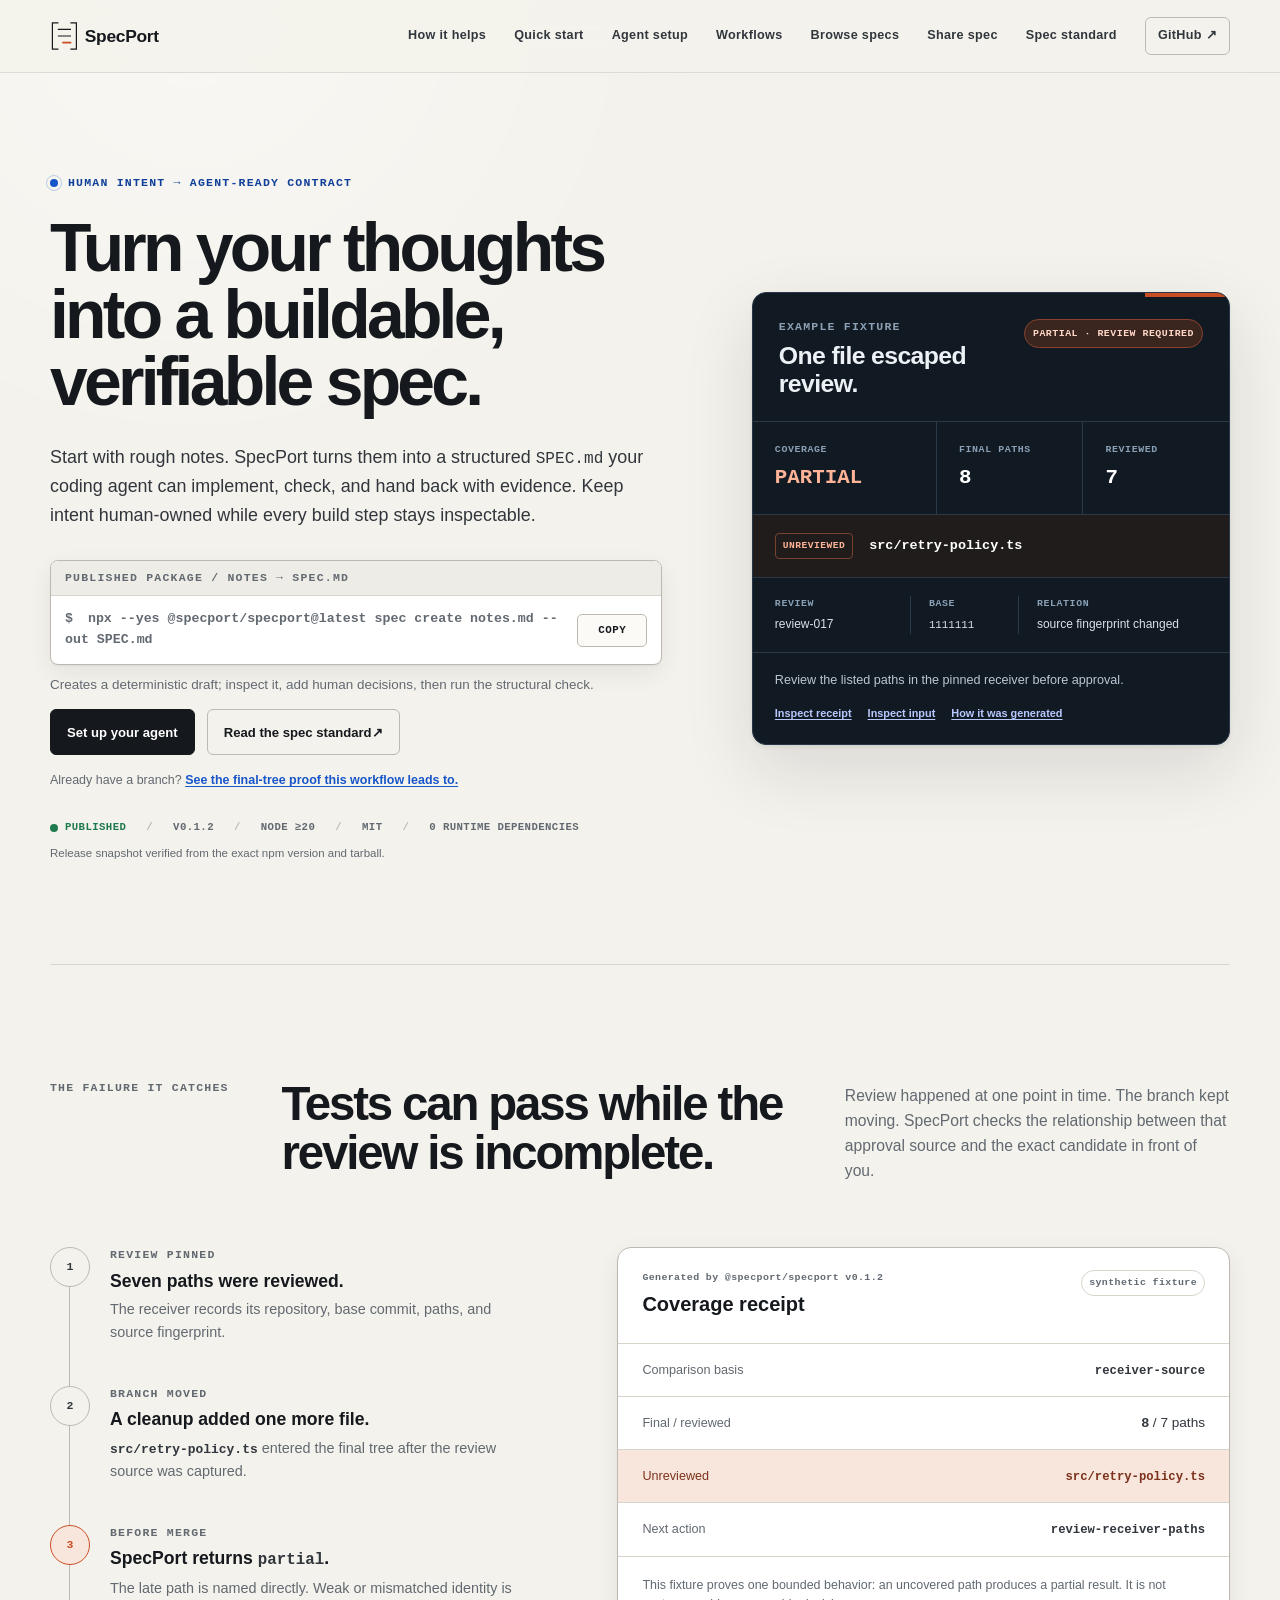
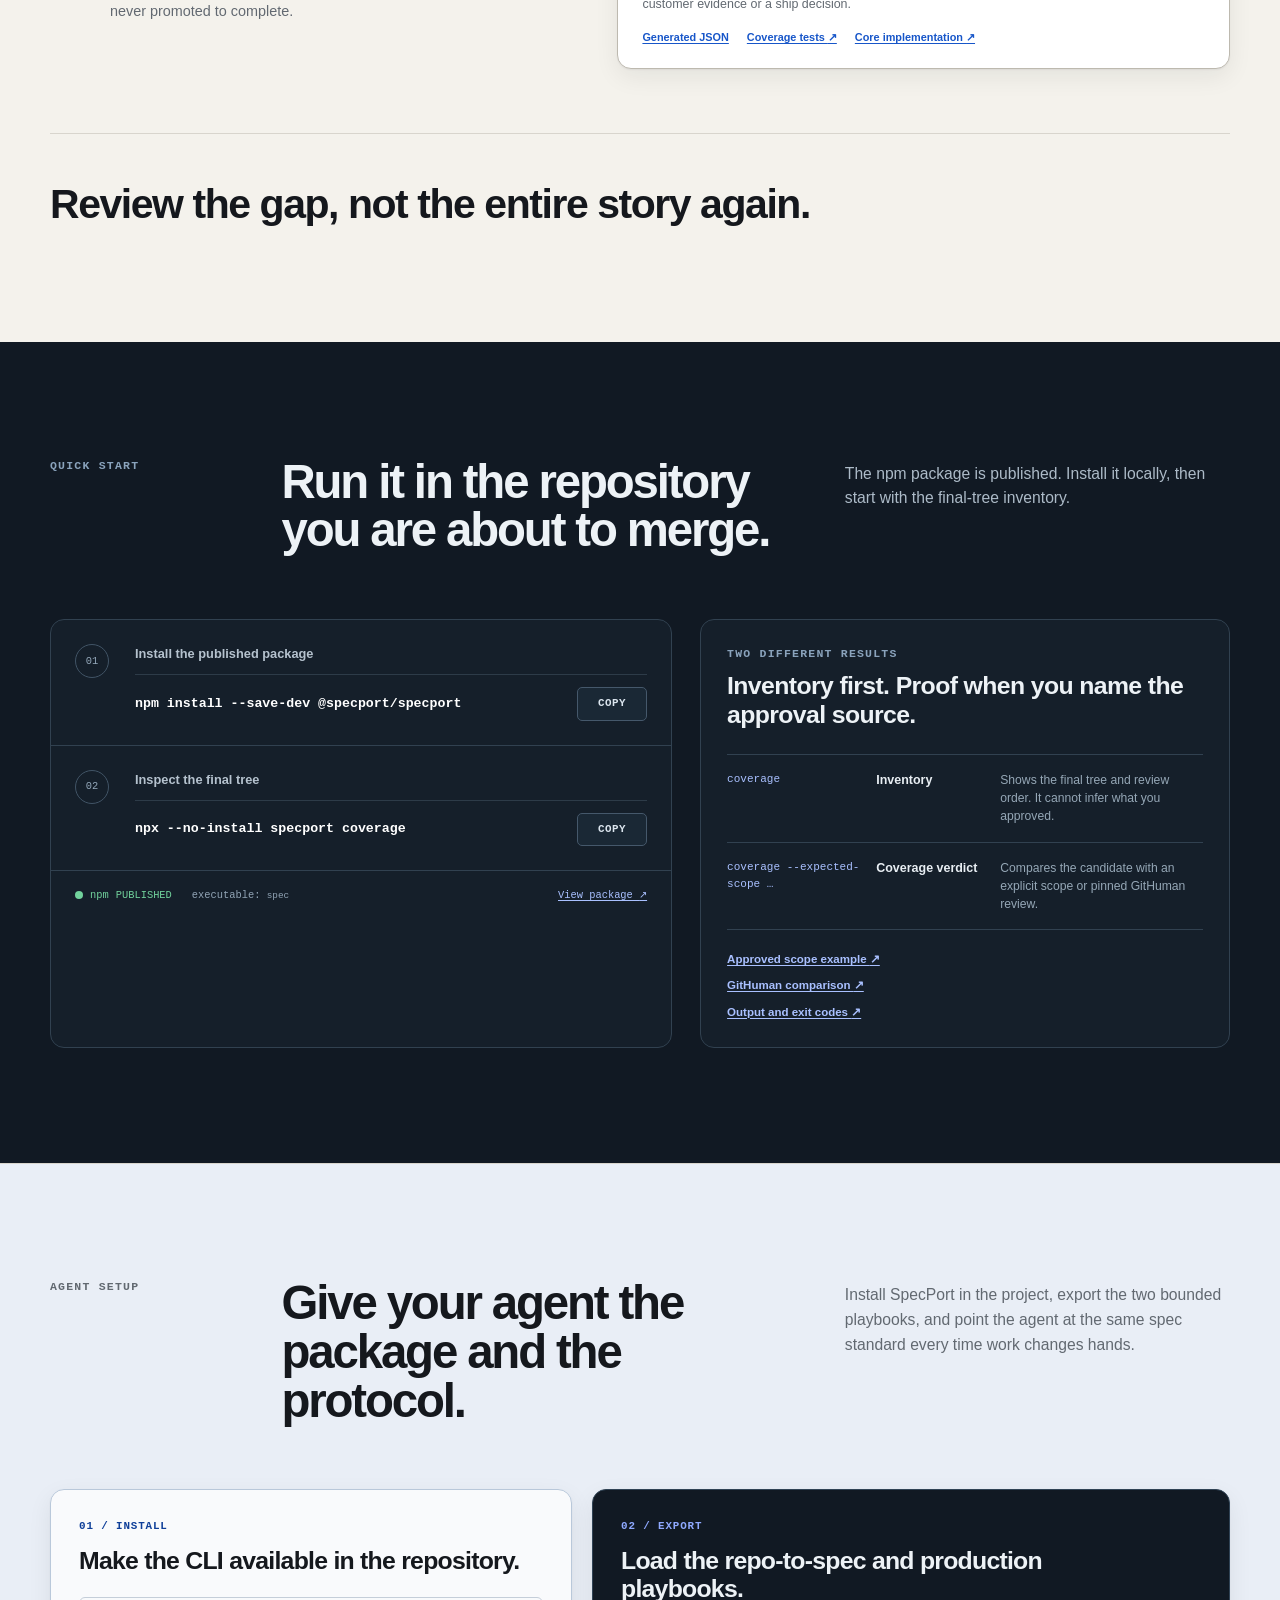
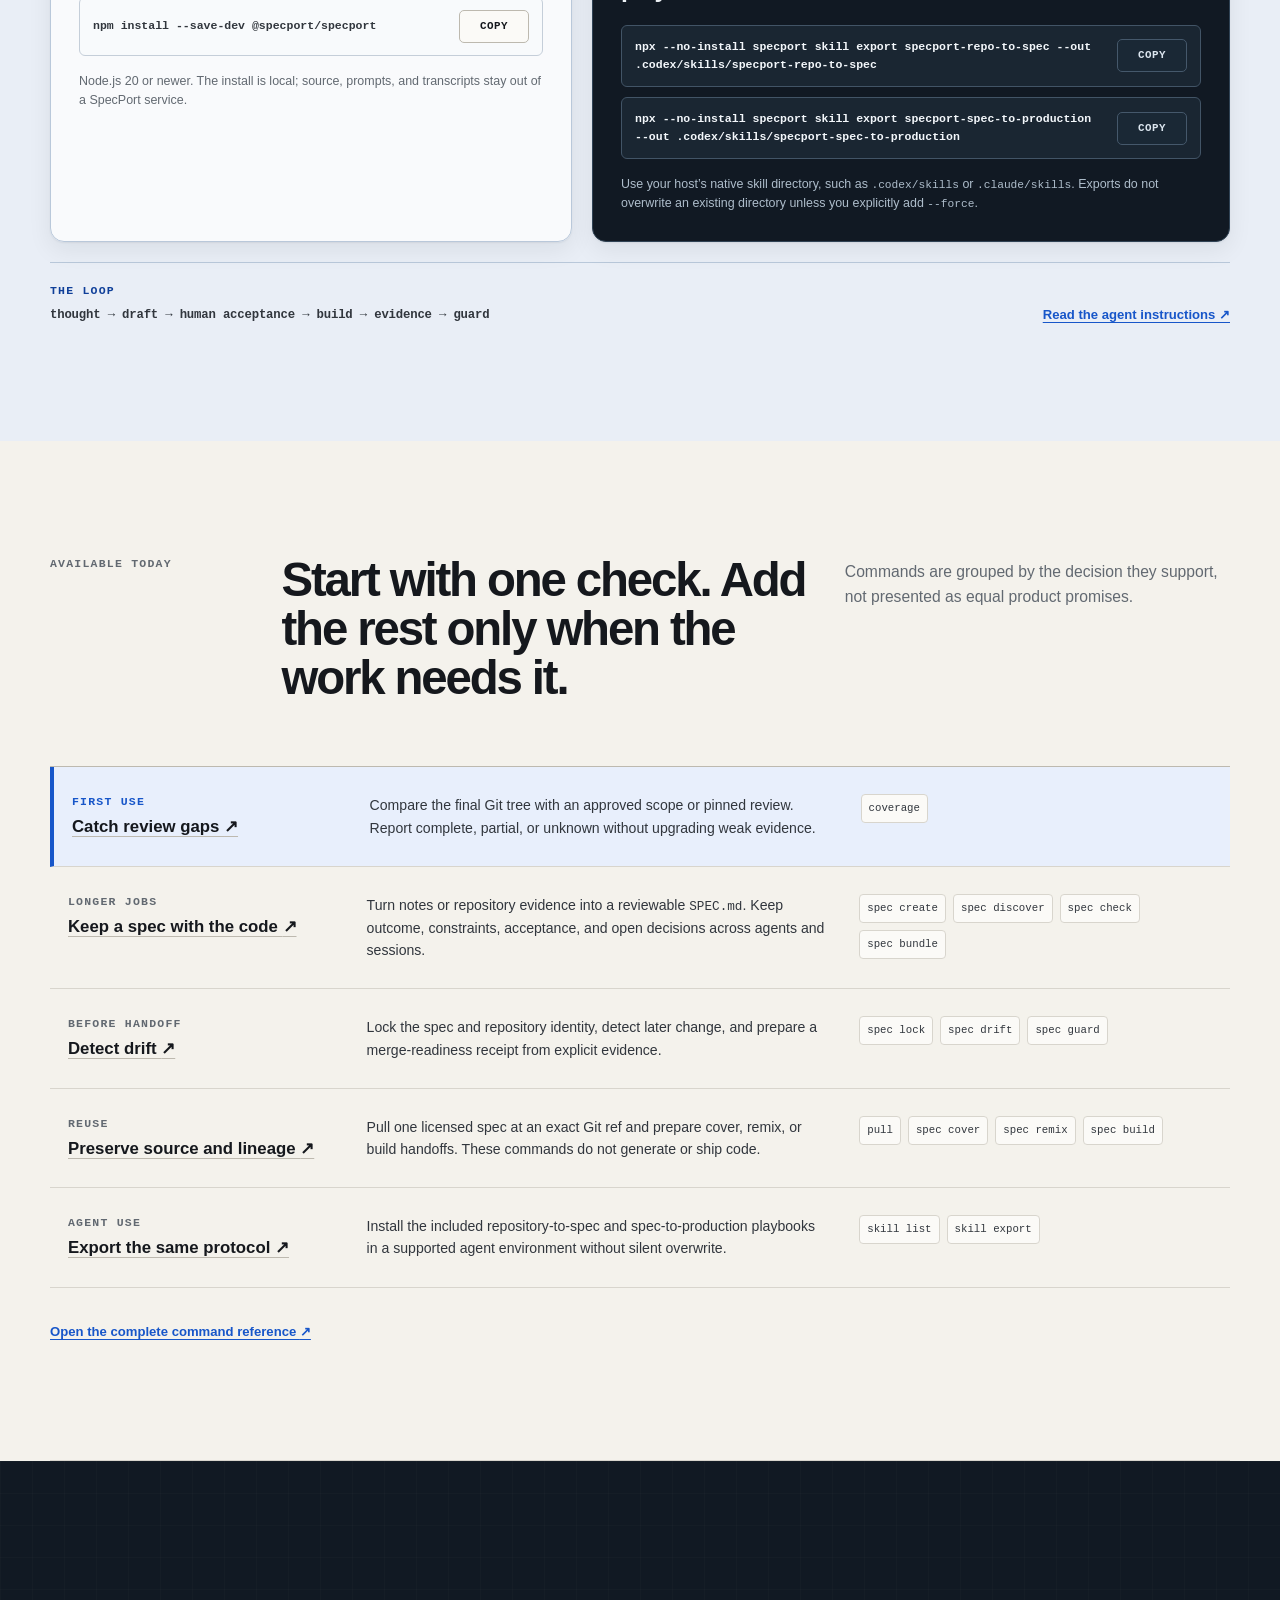
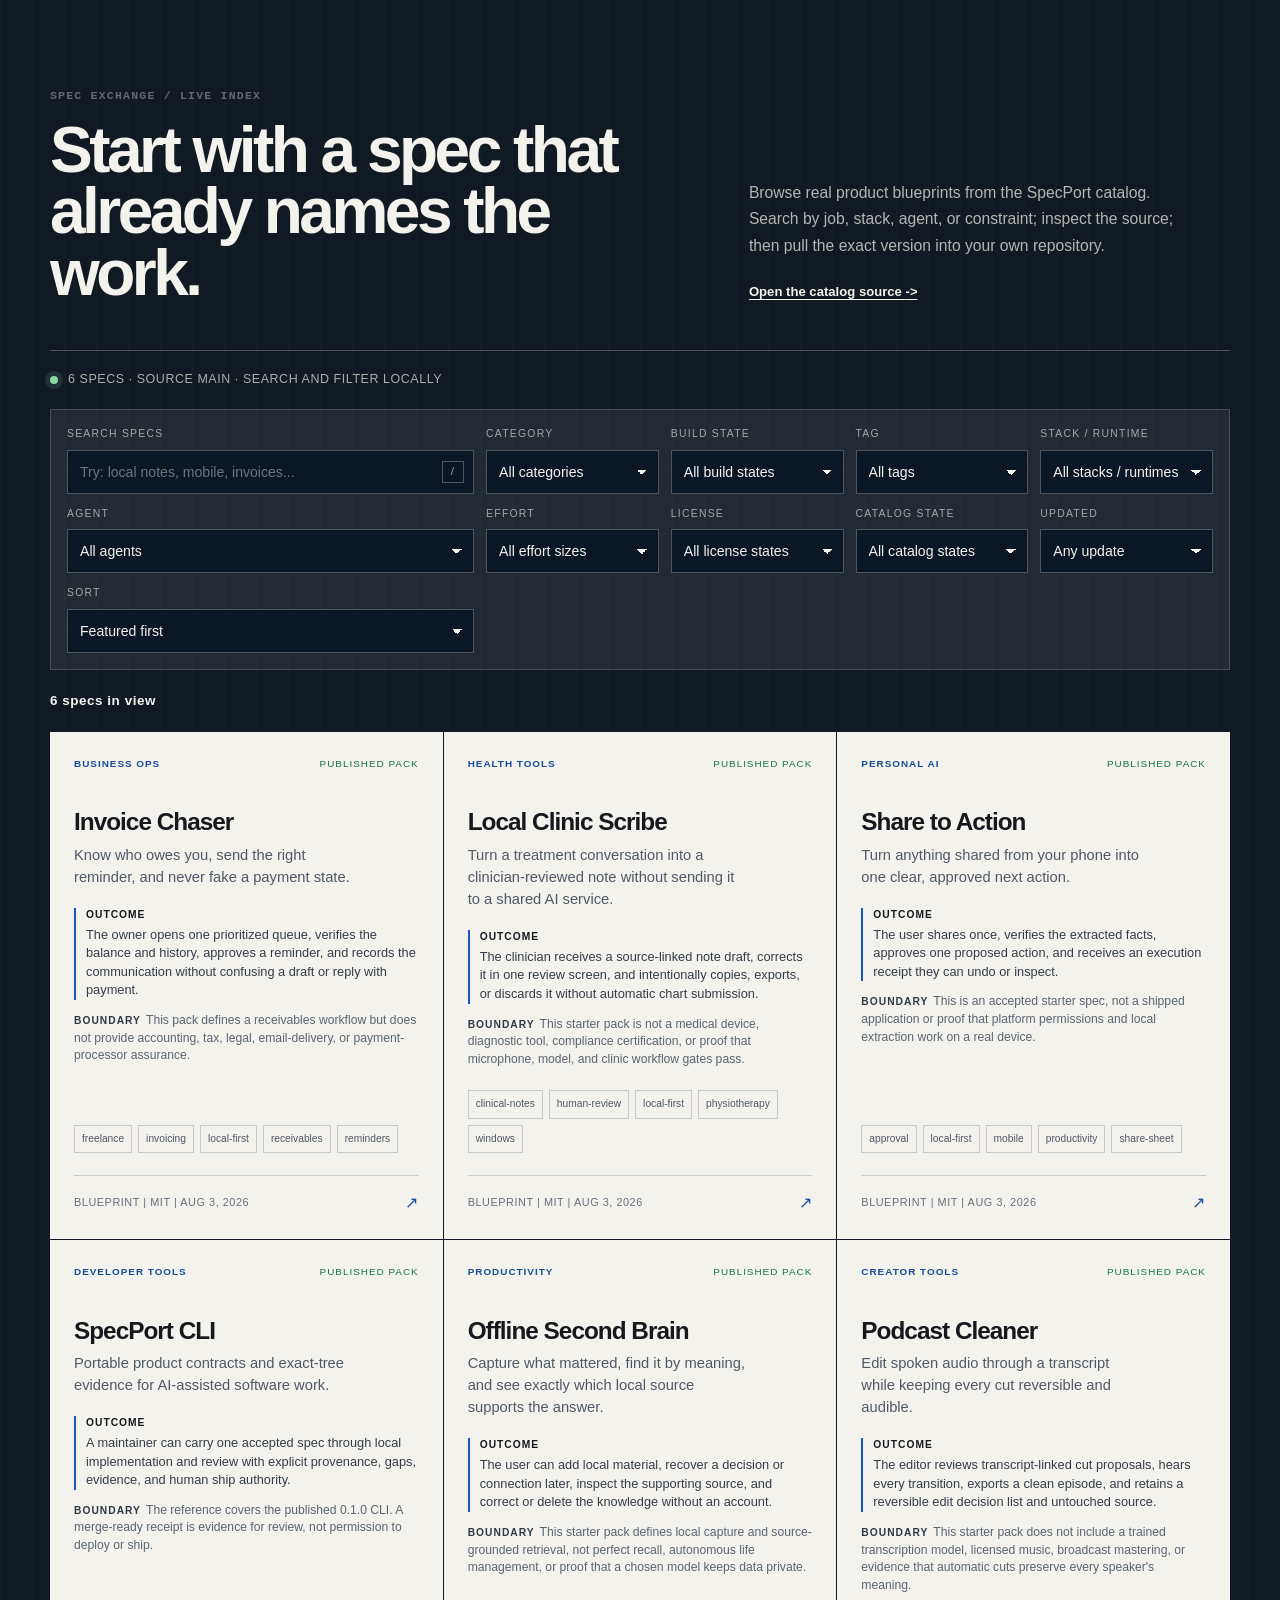
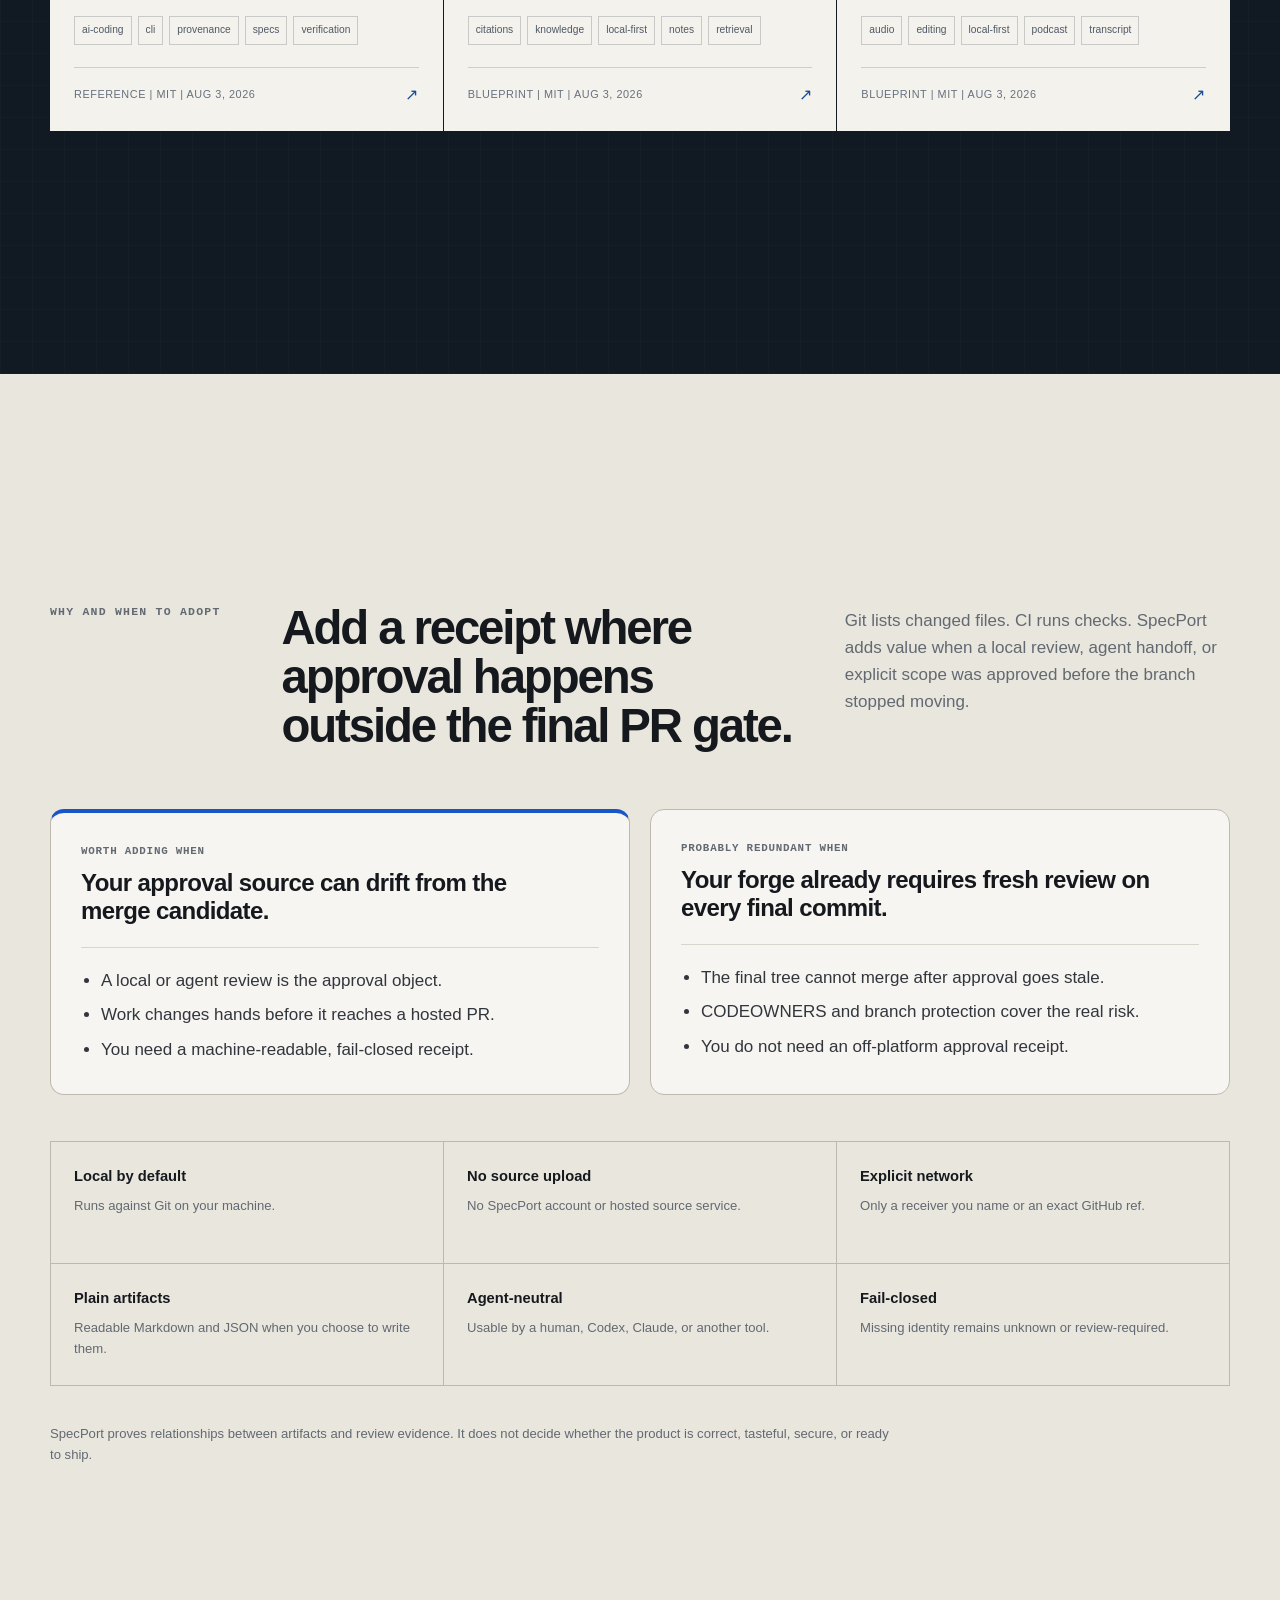
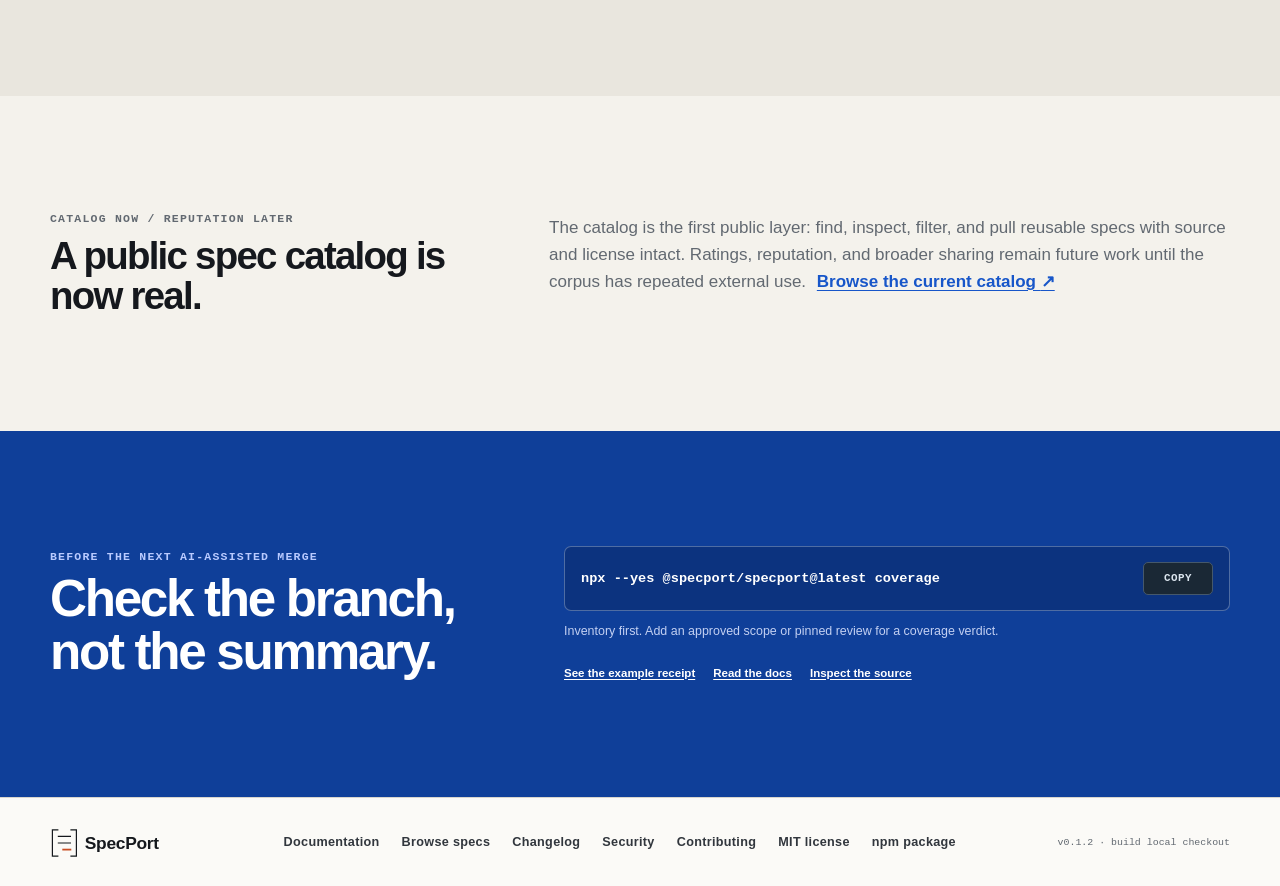
<file: index.html>
<!doctype html>
<html lang="en">
  <head>
    <meta charset="utf-8" />
    <meta name="viewport" content="width=device-width, initial-scale=1" />
    <meta
      name="description"
      content="SpecPort turns rough thoughts into buildable, verifiable specs for human-owned agent work, then checks the exact final tree before merge."
    />
    <meta name="theme-color" content="#f4f2ec" />
    <meta property="og:title" content="SpecPort — turn thoughts into verifiable specs" />
    <meta
      property="og:description"
      content="Turn rough thoughts into a buildable SPEC.md, give your agent a verifiable workflow, and check the exact final tree before merge."
    />
    <meta property="og:type" content="website" />
    <meta property="og:url" content="https://specport.github.io/" />
    <meta property="og:image" content="https://specport.github.io/og-image.svg" />
    <meta name="twitter:card" content="summary_large_image" />
    <title>SpecPort — turn thoughts into verifiable specs</title>
    <link rel="icon" href="./favicon.svg" type="image/svg+xml" />
    <link rel="stylesheet" href="./styles.css" />
  </head>
  <body>
    <a class="skip-link" href="#main-content">Skip to content</a>

    <header class="site-header">
      <div class="header-shell">
        <a class="brand" href="#overview" aria-label="SpecPort home">
          <img src="./logo.svg" alt="SpecPort" width="132" height="34" />
        </a>
        <nav class="primary-nav" aria-label="Primary navigation">
          <a href="#proof">How it helps</a>
          <a href="#quick-start">Quick start</a>
          <a href="#agent-setup">Agent setup</a>
          <a href="#workflows">Workflows</a>
          <a href="#catalog">Browse specs</a>
          <a href="./share-spec.html">Share spec</a>
          <a href="./docs.html">Spec standard</a>
          <a class="nav-source" href="https://github.com/specport/specport">
            GitHub <span aria-hidden="true">↗</span>
          </a>
        </nav>
      </div>
    </header>

    <main id="main-content">
      <section class="hero page-shell" id="overview" aria-labelledby="hero-title">
        <div class="hero-copy">
          <p class="product-label">
            <span class="signal-dot" aria-hidden="true"></span>
            Human intent → agent-ready contract
          </p>
          <h1 id="hero-title">Turn your thoughts into a buildable, verifiable spec.</h1>
          <p class="hero-lede">
            Start with rough notes. SpecPort turns them into a structured <code>SPEC.md</code>
            your coding agent can implement, check, and hand back with evidence. Keep intent
            human-owned while every build step stays inspectable.
          </p>

          <div class="command-box command-box-hero" data-release-command-box aria-label="Turn notes into a SpecPort draft">
            <div class="command-context" data-release-command-context>Published package / notes → SPEC.md</div>
            <div class="command-line">
              <code><span aria-hidden="true">$</span> <span data-release-command>npx --yes @specport/specport@latest spec create notes.md --out SPEC.md</span></code>
              <button
                class="copy-button"
                type="button"
                data-copy="npx --yes @specport/specport@latest spec create notes.md --out SPEC.md"
                data-release-command-copy
                aria-label="Copy the notes-to-spec command"
              >
                <span data-copy-label aria-live="polite">Copy</span>
              </button>
            </div>
          </div>
          <p class="command-qualifier" data-release-qualifier>Creates a deterministic draft; inspect it, add human decisions, then run the structural check.</p>

          <div class="hero-actions">
            <a class="button button-primary" href="#agent-setup">Set up your agent</a>
            <a class="button button-secondary" href="./docs.html#spec-standard">
              Read the spec standard <span aria-hidden="true">↗</span>
            </a>
          </div>
          <p class="hero-proof-link">Already have a branch? <a href="#proof">See the final-tree proof this workflow leads to.</a></p>

          <ul class="release-line" aria-label="Current package facts">
            <li>
              <span class="release-state release-state-published" data-release-state>
                <span class="release-dot" aria-hidden="true"></span>
                <span data-release-status>PUBLISHED</span>
              </span>
            </li>
            <li>v<span data-release-version>0.1.2</span></li>
            <li>Node <span data-release-engine>≥20</span></li>
            <li><span data-release-license>MIT</span></li>
            <li>0 runtime dependencies</li>
          </ul>
          <p class="release-note" data-release-note>Release snapshot verified from the exact npm version and tarball.</p>
        </div>

        <aside class="receipt-card" aria-labelledby="receipt-preview-title">
          <div class="receipt-card-head">
            <div>
              <p class="receipt-kicker">Example fixture</p>
              <h2 id="receipt-preview-title">One file escaped review.</h2>
            </div>
            <span class="verdict-badge">Partial · review required</span>
          </div>

          <div class="receipt-summary">
            <div>
              <span>Coverage</span>
              <strong data-proof-status>partial</strong>
            </div>
            <div>
              <span>Final paths</span>
              <strong data-proof-final>8</strong>
            </div>
            <div>
              <span>Reviewed</span>
              <strong data-proof-reviewed>7</strong>
            </div>
          </div>

          <div class="receipt-file">
            <span class="file-state">unreviewed</span>
            <code data-proof-path>src/retry-policy.ts</code>
          </div>

          <dl class="receipt-identity">
            <div>
              <dt>Review</dt>
              <dd>review-017</dd>
            </div>
            <div>
              <dt>Base</dt>
              <dd><code>1111111</code></dd>
            </div>
            <div>
              <dt>Relation</dt>
              <dd>source fingerprint changed</dd>
            </div>
          </dl>

          <p class="receipt-action" data-proof-action>
            Review the listed paths in the pinned receiver before approval.
          </p>
          <div class="receipt-links">
            <a href="./proof/coverage-gap/receipt.json">Inspect receipt</a>
            <a href="./proof/coverage-gap/input.json">Inspect input</a>
            <a href="./proof/coverage-gap/README.md">How it was generated</a>
          </div>
        </aside>
      </section>

      <section class="proof-section section-shell" id="proof" aria-labelledby="proof-title">
        <div class="section-intro">
          <p class="section-label">The failure it catches</p>
          <h2 id="proof-title">Tests can pass while the review is incomplete.</h2>
          <p>
            Review happened at one point in time. The branch kept moving. SpecPort checks the
            relationship between that approval source and the exact candidate in front of you.
          </p>
        </div>

        <div class="proof-layout">
          <ol class="drift-timeline" aria-label="How a review gap appears">
            <li>
              <span class="timeline-marker">1</span>
              <div>
                <p class="timeline-time">Review pinned</p>
                <h3>Seven paths were reviewed.</h3>
                <p>The receiver records its repository, base commit, paths, and source fingerprint.</p>
              </div>
            </li>
            <li>
              <span class="timeline-marker">2</span>
              <div>
                <p class="timeline-time">Branch moved</p>
                <h3>A cleanup added one more file.</h3>
                <p><code>src/retry-policy.ts</code> entered the final tree after the review source was captured.</p>
              </div>
            </li>
            <li class="timeline-alert">
              <span class="timeline-marker">3</span>
              <div>
                <p class="timeline-time">Before merge</p>
                <h3>SpecPort returns <code>partial</code>.</h3>
                <p>The late path is named directly. Weak or mismatched identity is never promoted to complete.</p>
              </div>
            </li>
          </ol>

          <article class="evidence-panel" aria-labelledby="evidence-title">
            <div class="evidence-panel-head">
              <div>
                <p>Generated by @specport/specport v<span data-release-version>0.1.2</span></p>
                <h3 id="evidence-title">Coverage receipt</h3>
              </div>
              <span>synthetic fixture</span>
            </div>
            <dl class="evidence-list">
              <div>
                <dt>Comparison basis</dt>
                <dd><code>receiver-source</code></dd>
              </div>
              <div>
                <dt>Final / reviewed</dt>
                <dd><strong>8</strong> / 7 paths</dd>
              </div>
              <div class="evidence-gap">
                <dt>Unreviewed</dt>
                <dd><code>src/retry-policy.ts</code></dd>
              </div>
              <div>
                <dt>Next action</dt>
                <dd><code>review-receiver-paths</code></dd>
              </div>
            </dl>
            <p class="evidence-boundary">
              This fixture proves one bounded behavior: an uncovered path produces a partial
              result. It is not customer evidence or a ship decision.
            </p>
            <div class="evidence-links">
              <a href="./proof/coverage-gap/receipt.json">Generated JSON</a>
              <a href="https://github.com/specport/specport/blob/main/tests/coverage.test.ts">Coverage tests <span aria-hidden="true">↗</span></a>
              <a href="https://github.com/specport/specport/blob/main/src/core/coverage.ts">Core implementation <span aria-hidden="true">↗</span></a>
            </div>
          </article>
        </div>

        <p class="outcome-line">Review the gap, not the entire story again.</p>
      </section>

      <section class="quick-start-section" id="quick-start" aria-labelledby="quick-start-title">
        <div class="section-shell">
          <div class="section-intro section-intro-light">
            <p class="section-label">Quick start</p>
            <h2 id="quick-start-title">Run it in the repository you are about to merge.</h2>
            <p>The npm package is published. Install it locally, then start with the final-tree inventory.</p>
          </div>

          <div class="quick-start-grid">
            <div class="install-panel">
              <div class="install-step">
                <span>01</span>
                <div>
                  <p data-release-install-title>Install the published package</p>
                  <div class="command-line command-line-dark">
                    <code data-release-install-command>npm install --save-dev @specport/specport</code>
                    <button
                      class="copy-button copy-button-dark"
                      type="button"
                      data-copy="npm install --save-dev @specport/specport"
                      data-release-install-copy
                      aria-label="Copy the npm install command"
                    >
                      <span data-copy-label aria-live="polite">Copy</span>
                    </button>
                  </div>
                </div>
              </div>
              <div class="install-step">
                <span>02</span>
                <div>
                  <p>Inspect the final tree</p>
                  <div class="command-line command-line-dark">
                    <code data-release-coverage-command>npx --no-install specport coverage</code>
                    <button
                      class="copy-button copy-button-dark"
                      type="button"
                      data-copy="npx --no-install specport coverage"
                      data-release-coverage-copy
                      aria-label="Copy the local coverage command"
                    >
                      <span data-copy-label aria-live="polite">Copy</span>
                    </button>
                  </div>
                </div>
              </div>
              <div class="install-facts">
                <span><span class="release-dot" aria-hidden="true"></span> npm <span data-release-status>PUBLISHED</span></span>
                <span>executable: <code data-release-bin>specport</code></span>
                <a data-registry-link href="https://www.npmjs.com/package/@specport/specport">View package <span aria-hidden="true">↗</span></a>
              </div>
            </div>

            <aside class="first-run-panel" aria-labelledby="first-run-title">
              <p class="section-label">Two different results</p>
              <h3 id="first-run-title">Inventory first. Proof when you name the approval source.</h3>
              <div class="result-explainer">
                <div>
                  <code>coverage</code>
                  <strong>Inventory</strong>
                  <p>Shows the final tree and review order. It cannot infer what you approved.</p>
                </div>
                <div>
                  <code>coverage --expected-scope …</code>
                  <strong>Coverage verdict</strong>
                  <p>Compares the candidate with an explicit scope or pinned GitHuman review.</p>
                </div>
              </div>
              <nav class="inline-links" aria-label="Coverage documentation">
                <a href="https://github.com/specport/specport#the-first-minute-workflow">Approved scope example <span aria-hidden="true">↗</span></a>
                <a href="https://github.com/specport/specport#the-first-minute-workflow">GitHuman comparison <span aria-hidden="true">↗</span></a>
                <a href="https://github.com/specport/specport#output-and-exit-codes">Output and exit codes <span aria-hidden="true">↗</span></a>
              </nav>
            </aside>
          </div>
        </div>
      </section>

      <section class="agent-setup-section" id="agent-setup" aria-labelledby="agent-setup-title">
        <div class="section-shell">
          <div class="section-intro">
            <p class="section-label">Agent setup</p>
            <h2 id="agent-setup-title">Give your agent the package and the protocol.</h2>
            <p>
              Install SpecPort in the project, export the two bounded playbooks, and point the
              agent at the same spec standard every time work changes hands.
            </p>
          </div>

          <div class="agent-setup-grid">
            <article class="agent-guide-card">
              <p class="agent-guide-kicker">01 / Install</p>
              <h3>Make the CLI available in the repository.</h3>
              <div class="agent-command">
                <code>npm install --save-dev @specport/specport</code>
                <button class="copy-button" type="button" data-copy="npm install --save-dev @specport/specport" aria-label="Copy the SpecPort npm install command">
                  <span data-copy-label aria-live="polite">Copy</span>
                </button>
              </div>
              <p>Node.js 20 or newer. The install is local; source, prompts, and transcripts stay out of a SpecPort service.</p>
            </article>

            <article class="agent-guide-card agent-guide-card-dark">
              <p class="agent-guide-kicker">02 / Export</p>
              <h3>Load the repo-to-spec and production playbooks.</h3>
              <div class="agent-command agent-command-dark">
                <code>npx --no-install specport skill export specport-repo-to-spec --out .codex/skills/specport-repo-to-spec</code>
                <button class="copy-button copy-button-dark" type="button" data-copy="npx --no-install specport skill export specport-repo-to-spec --out .codex/skills/specport-repo-to-spec" aria-label="Copy the repo-to-spec skill export command">
                  <span data-copy-label aria-live="polite">Copy</span>
                </button>
              </div>
              <div class="agent-command agent-command-dark agent-command-secondary">
                <code>npx --no-install specport skill export specport-spec-to-production --out .codex/skills/specport-spec-to-production</code>
                <button class="copy-button copy-button-dark" type="button" data-copy="npx --no-install specport skill export specport-spec-to-production --out .codex/skills/specport-spec-to-production" aria-label="Copy the spec-to-production skill export command">
                  <span data-copy-label aria-live="polite">Copy</span>
                </button>
              </div>
              <p>Use your host’s native skill directory, such as <code>.codex/skills</code> or <code>.claude/skills</code>. Exports do not overwrite an existing directory unless you explicitly add <code>--force</code>.</p>
            </article>
          </div>

          <div class="agent-loop-strip">
            <div>
              <p class="section-label">The loop</p>
              <strong>thought → draft → human acceptance → build → evidence → guard</strong>
            </div>
            <a class="text-link" href="./docs.html#verifiable-loop">Read the agent instructions <span aria-hidden="true">↗</span></a>
          </div>
        </div>
      </section>

      <section class="workflows-section section-shell" id="workflows" aria-labelledby="workflows-title">
        <div class="section-intro">
          <p class="section-label">Available today</p>
          <h2 id="workflows-title">Start with one check. Add the rest only when the work needs it.</h2>
          <p>Commands are grouped by the decision they support, not presented as equal product promises.</p>
        </div>

        <div class="workflow-list">
          <article class="workflow-row workflow-row-primary">
            <div class="workflow-name">
              <span class="workflow-state">First use</span>
              <h3>
                <a href="https://github.com/specport/specport#the-first-minute-workflow">
                  Catch review gaps <span aria-hidden="true">↗</span>
                </a>
              </h3>
            </div>
            <p>
              Compare the final Git tree with an approved scope or pinned review. Report
              complete, partial, or unknown without upgrading weak evidence.
            </p>
            <div class="workflow-commands"><code>coverage</code></div>
          </article>

          <article class="workflow-row">
            <div class="workflow-name">
              <span class="workflow-state">Longer jobs</span>
              <h3>
                <a href="https://github.com/specport/specport#specs-that-are-evidence-contracts-and-taste">
                  Keep a spec with the code <span aria-hidden="true">↗</span>
                </a>
              </h3>
            </div>
            <p>
              Turn notes or repository evidence into a reviewable <code>SPEC.md</code>. Keep
              outcome, constraints, acceptance, and open decisions across agents and sessions.
            </p>
            <div class="workflow-commands">
              <code>spec create</code><code>spec discover</code><code>spec check</code><code>spec bundle</code>
            </div>
          </article>

          <article class="workflow-row">
            <div class="workflow-name">
              <span class="workflow-state">Before handoff</span>
              <h3>
                <a href="https://github.com/specport/specport#guard-one-candidate-before-merge">
                  Detect drift <span aria-hidden="true">↗</span>
                </a>
              </h3>
            </div>
            <p>
              Lock the spec and repository identity, detect later change, and prepare a
              merge-readiness receipt from explicit evidence.
            </p>
            <div class="workflow-commands"><code>spec lock</code><code>spec drift</code><code>spec guard</code></div>
          </article>

          <article class="workflow-row">
            <div class="workflow-name">
              <span class="workflow-state">Reuse</span>
              <h3>
                <a href="https://github.com/specport/specport#cover-remix-and-build-handoffs">
                  Preserve source and lineage <span aria-hidden="true">↗</span>
                </a>
              </h3>
            </div>
            <p>
              Pull one licensed spec at an exact Git ref and prepare cover, remix, or build
              handoffs. These commands do not generate or ship code.
            </p>
            <div class="workflow-commands"><code>pull</code><code>spec cover</code><code>spec remix</code><code>spec build</code></div>
          </article>

          <article class="workflow-row">
            <div class="workflow-name">
              <span class="workflow-state">Agent use</span>
              <h3>
                <a href="https://github.com/specport/specport/tree/main/skills">
                  Export the same protocol <span aria-hidden="true">↗</span>
                </a>
              </h3>
            </div>
            <p>
              Install the included repository-to-spec and spec-to-production playbooks in a
              supported agent environment without silent overwrite.
            </p>
            <div class="workflow-commands"><code>skill list</code><code>skill export</code></div>
          </article>
        </div>

        <a class="text-link" href="https://github.com/specport/specport#readme">
          Open the complete command reference <span aria-hidden="true">↗</span>
        </a>
      </section>

      <section class="catalog-market-section" id="catalog" aria-labelledby="catalog-title">
        <div class="section-shell">
          <div class="catalog-market-heading">
            <div>
              <p class="section-label">Spec exchange / live index</p>
              <h2 id="catalog-title">Start with a spec that already names the work.</h2>
            </div>
            <div>
              <p>
                Browse real product blueprints from the SpecPort catalog. Search by job,
                stack, agent, or constraint; inspect the source; then pull the exact version
                into your own repository.
              </p>
              <a class="text-link" href="https://github.com/specport/specs">Open the catalog source <span aria-hidden="true">-&gt;</span></a>
            </div>
          </div>

          <div class="catalog-status-bar" data-catalog-status role="status" aria-live="polite">
            <span class="catalog-status-mark" aria-hidden="true"></span>
            <span data-catalog-status-text>Loading the current catalog snapshot...</span>
          </div>

          <div class="catalog-market-tools" data-catalog-controls hidden>
            <label class="catalog-search-field" for="catalog-search">
              <span>Search specs</span>
              <input id="catalog-search" type="search" autocomplete="off" placeholder="Try: local notes, mobile, invoices..." />
              <kbd>/</kbd>
            </label>
            <label>
              <span>Category</span>
              <select data-catalog-filter="category" aria-label="Filter specs by category"></select>
            </label>
            <label>
              <span>Build state</span>
              <select data-catalog-filter="implementation" aria-label="Filter specs by implementation state"></select>
            </label>
            <label>
              <span>Tag</span>
              <select data-catalog-filter="tag" aria-label="Filter specs by tag"></select>
            </label>
            <label>
              <span>Stack / runtime</span>
              <select data-catalog-filter="stack" aria-label="Filter specs by stack or runtime"></select>
            </label>
            <label>
              <span>Agent</span>
              <select data-catalog-filter="agent" aria-label="Filter specs by agent compatibility"></select>
            </label>
            <label>
              <span>Effort</span>
              <select data-catalog-filter="effort" aria-label="Filter specs by effort"></select>
            </label>
            <label>
              <span>License</span>
              <select data-catalog-filter="license" aria-label="Filter specs by license state"></select>
            </label>
            <label>
              <span>Catalog state</span>
              <select data-catalog-filter="decision" aria-label="Filter specs by catalog state"></select>
            </label>
            <label>
              <span>Updated</span>
              <select data-catalog-filter="freshness" aria-label="Filter specs by update freshness">
                <option value="all">Any update</option>
                <option value="30">Last 30 days</option>
                <option value="365">Last year</option>
              </select>
            </label>
            <label>
              <span>Sort</span>
              <select data-catalog-filter="sort" aria-label="Sort catalog results">
                <option value="featured">Featured first</option>
                <option value="updated">Recently updated</option>
                <option value="name">Name A-Z</option>
                <option value="reference">Working references first</option>
              </select>
            </label>
          </div>

          <div class="catalog-market-summary" data-catalog-summary hidden>
            <strong data-catalog-count>0 specs</strong>
            <button class="catalog-reset" type="button" data-catalog-reset>Clear filters</button>
          </div>

          <div class="catalog-market-grid" data-catalog-results aria-live="polite" aria-busy="true"></div>
          <div class="catalog-market-empty" data-catalog-empty hidden>
            <p class="section-label">No match / yet</p>
            <h3>Nothing in this view.</h3>
            <p data-catalog-empty-message>Clear one filter or search a broader job. The catalog only shows records backed by a committed source snapshot.</p>
            <button class="button button-secondary" type="button" data-catalog-empty-reset>Reset the view</button>
          </div>

          <article class="catalog-detail-panel" data-catalog-detail hidden tabindex="-1"></article>
          <noscript>
            <p class="catalog-noscript">Search needs JavaScript. You can browse the generated catalog directly at <a href="https://specport.github.io/specs/">specport.github.io/specs</a>.</p>
          </noscript>
        </div>
      </section>

      <section class="adopt-section" id="why-adopt" aria-labelledby="adopt-title">
        <div class="section-shell">
          <div class="adopt-heading">
            <p class="section-label">Why and when to adopt</p>
            <h2 id="adopt-title">Add a receipt where approval happens outside the final PR gate.</h2>
            <p>
              Git lists changed files. CI runs checks. SpecPort adds value when a local review,
              agent handoff, or explicit scope was approved before the branch stopped moving.
            </p>
          </div>

          <div class="fit-grid">
            <article class="fit-card fit-card-positive">
              <p>Worth adding when</p>
              <h3>Your approval source can drift from the merge candidate.</h3>
              <ul>
                <li>A local or agent review is the approval object.</li>
                <li>Work changes hands before it reaches a hosted PR.</li>
                <li>You need a machine-readable, fail-closed receipt.</li>
              </ul>
            </article>
            <article class="fit-card">
              <p>Probably redundant when</p>
              <h3>Your forge already requires fresh review on every final commit.</h3>
              <ul>
                <li>The final tree cannot merge after approval goes stale.</li>
                <li>CODEOWNERS and branch protection cover the real risk.</li>
                <li>You do not need an off-platform approval receipt.</li>
              </ul>
            </article>
          </div>

          <div class="adoption-properties" id="privacy">
            <div><strong>Local by default</strong><span>Runs against Git on your machine.</span></div>
            <div><strong>No source upload</strong><span>No SpecPort account or hosted source service.</span></div>
            <div><strong>Explicit network</strong><span>Only a receiver you name or an exact GitHub ref.</span></div>
            <div><strong>Plain artifacts</strong><span>Readable Markdown and JSON when you choose to write them.</span></div>
            <div><strong>Agent-neutral</strong><span>Usable by a human, Codex, Claude, or another tool.</span></div>
            <div><strong>Fail-closed</strong><span>Missing identity remains unknown or review-required.</span></div>
          </div>

          <p class="single-boundary">
            SpecPort proves relationships between artifacts and review evidence. It does not
            decide whether the product is correct, tasteful, secure, or ready to ship.
          </p>
        </div>
      </section>

      <aside class="future-note section-shell" id="future" aria-labelledby="future-title">
        <div>
          <p class="section-label">Catalog now / reputation later</p>
          <h2 id="future-title">A public spec catalog is now real.</h2>
        </div>
        <p>
          The catalog is the first public layer: find, inspect, filter, and pull reusable specs
          with source and license intact. Ratings, reputation, and broader sharing remain
          future work until the corpus has repeated external use.
          <a href="#catalog">Browse the current catalog <span aria-hidden="true">↗</span></a>
        </p>
      </aside>

      <section class="final-cta" aria-labelledby="final-cta-title">
        <div class="section-shell final-cta-layout">
          <div>
            <p class="section-label">Before the next AI-assisted merge</p>
            <h2 id="final-cta-title">Check the branch, not the summary.</h2>
          </div>
          <div>
            <div class="command-line command-line-final">
              <code>npx --yes @specport/specport@latest coverage</code>
              <button
                class="copy-button copy-button-final"
                type="button"
                data-copy="npx --yes @specport/specport@latest coverage"
                aria-label="Copy the SpecPort coverage command"
              >
                <span data-copy-label aria-live="polite">Copy</span>
              </button>
            </div>
            <p>Inventory first. Add an approved scope or pinned review for a coverage verdict.</p>
            <nav class="final-links" aria-label="Get started links">
              <a href="./proof/coverage-gap/receipt.json">See the example receipt</a>
              <a href="./docs.html">Read the docs</a>
              <a href="https://github.com/specport/specport">Inspect the source</a>
            </nav>
          </div>
        </div>
      </section>
    </main>

    <footer class="site-footer">
      <div class="footer-shell">
        <a class="brand" href="#overview" aria-label="Back to SpecPort home">
          <img src="./logo.svg" alt="SpecPort" width="132" height="34" />
        </a>
        <nav aria-label="Footer navigation">
          <a href="./docs.html">Documentation</a>
          <a href="#catalog">Browse specs</a>
          <a href="https://github.com/specport/specport/blob/main/CHANGELOG.md">Changelog</a>
          <a href="https://github.com/specport/specport/blob/main/SECURITY.md">Security</a>
          <a href="https://github.com/specport/specport/blob/main/CONTRIBUTING.md">Contributing</a>
          <a href="https://github.com/specport/specport/blob/main/LICENSE">MIT license</a>
          <a data-registry-link href="https://www.npmjs.com/package/@specport/specport">npm package</a>
        </nav>
        <p class="footer-build">
          v<span data-release-version>0.1.2</span> · build <span data-release-commit>local checkout</span>
        </p>
      </div>
    </footer>

    <script src="./catalog.js" defer></script>
    <script src="./app.js" defer></script>
  </body>
</html>
</file>
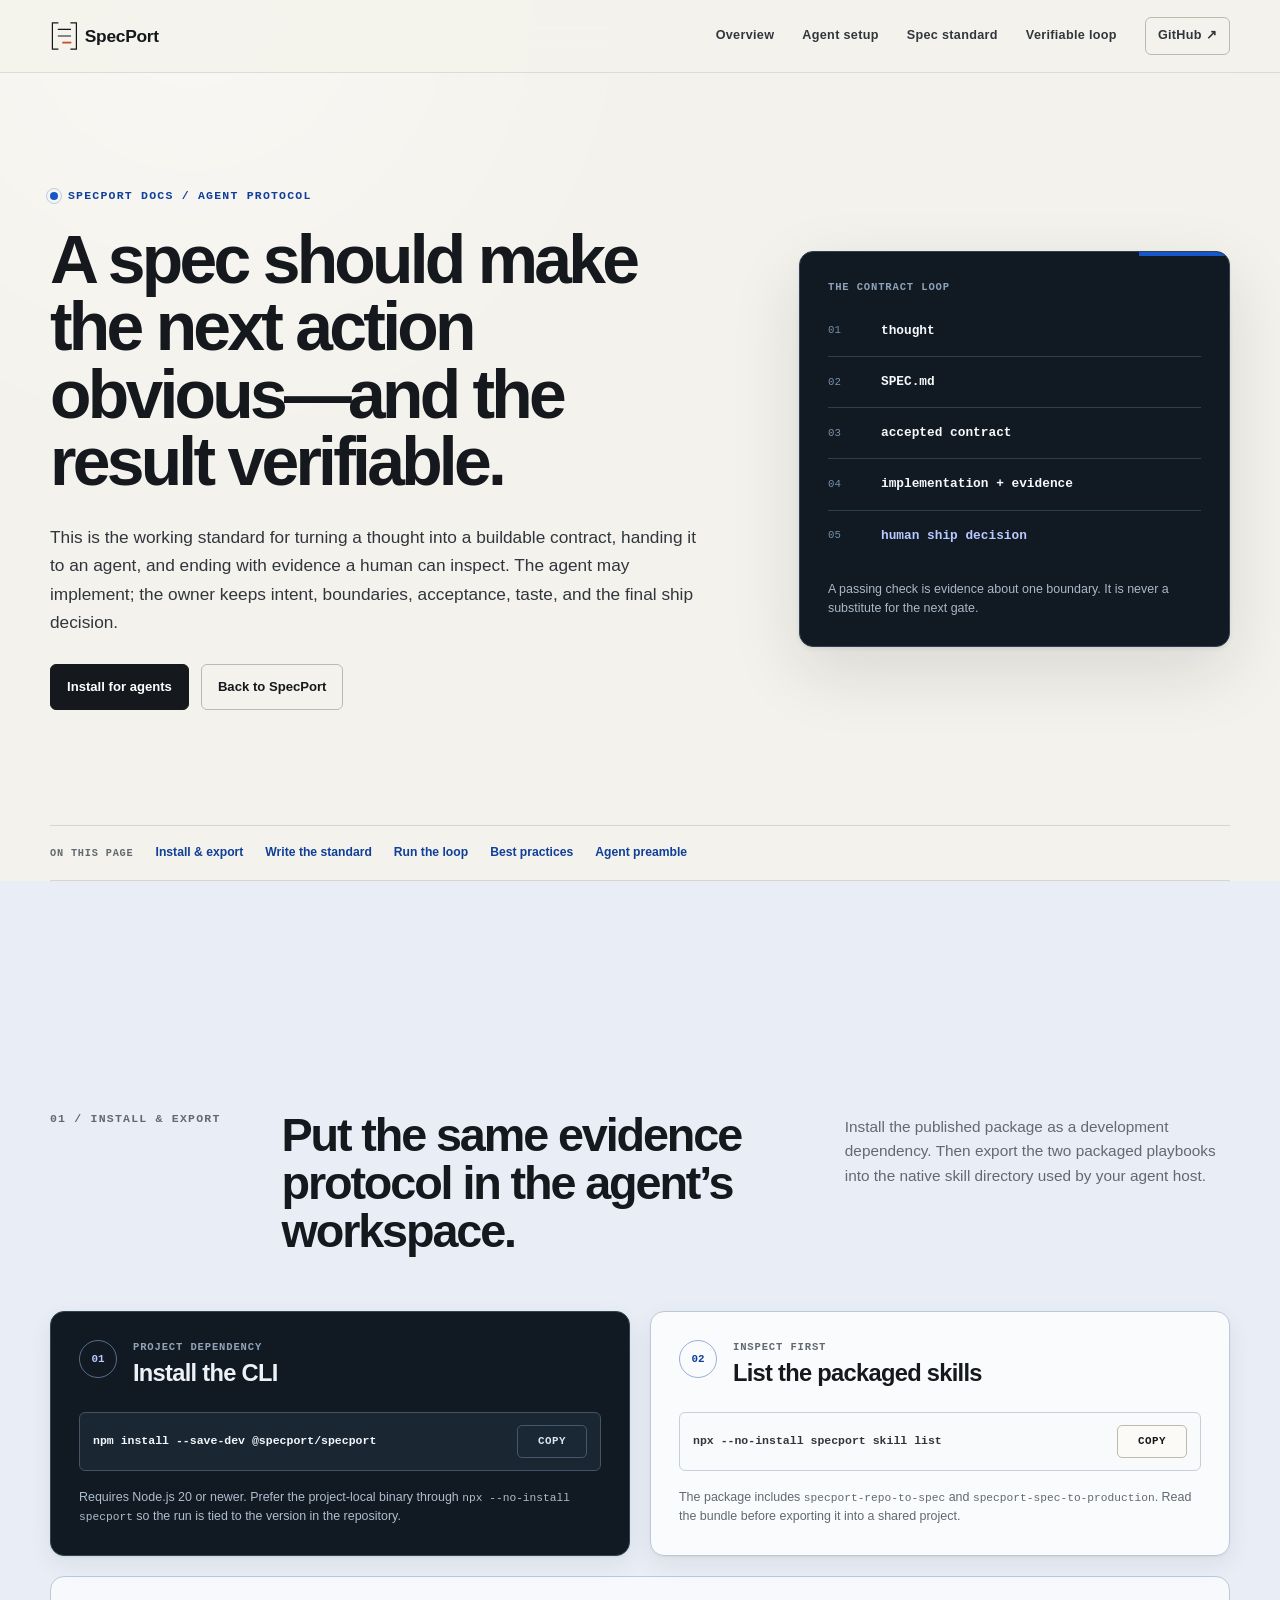
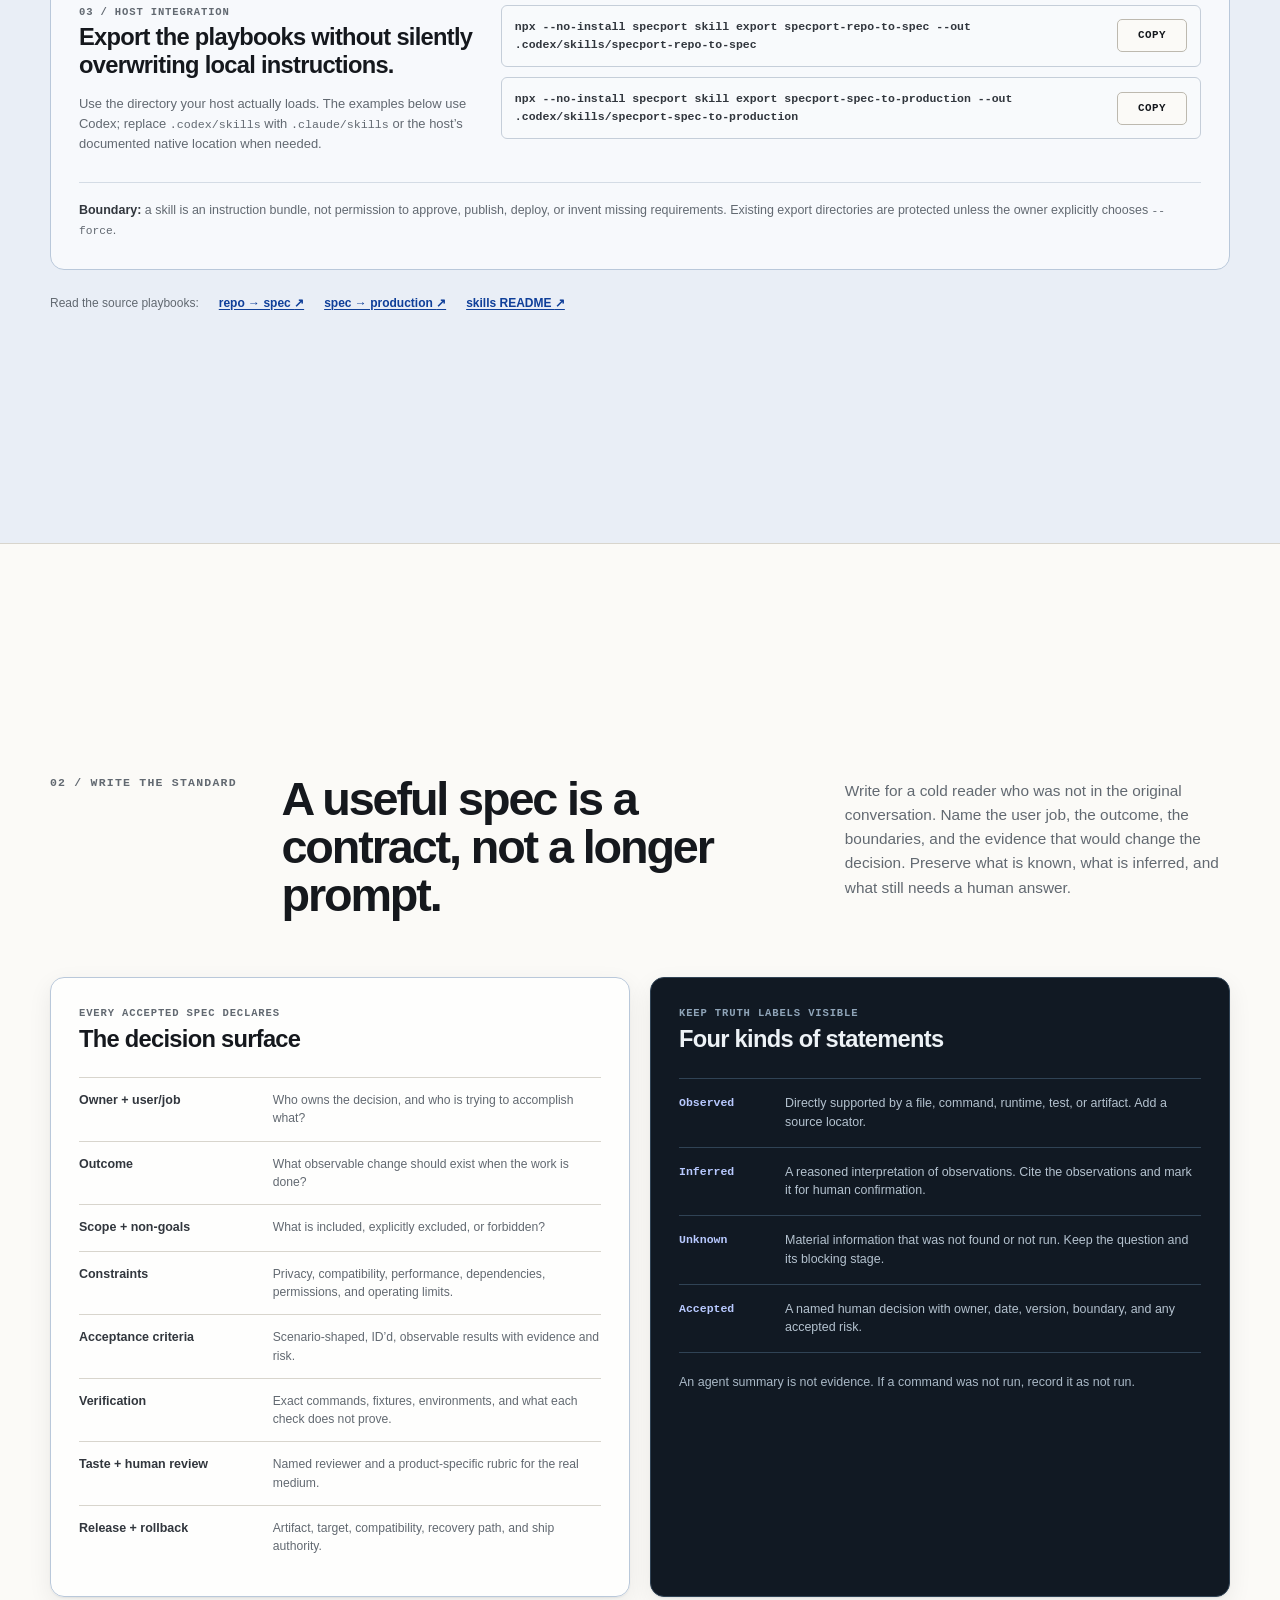
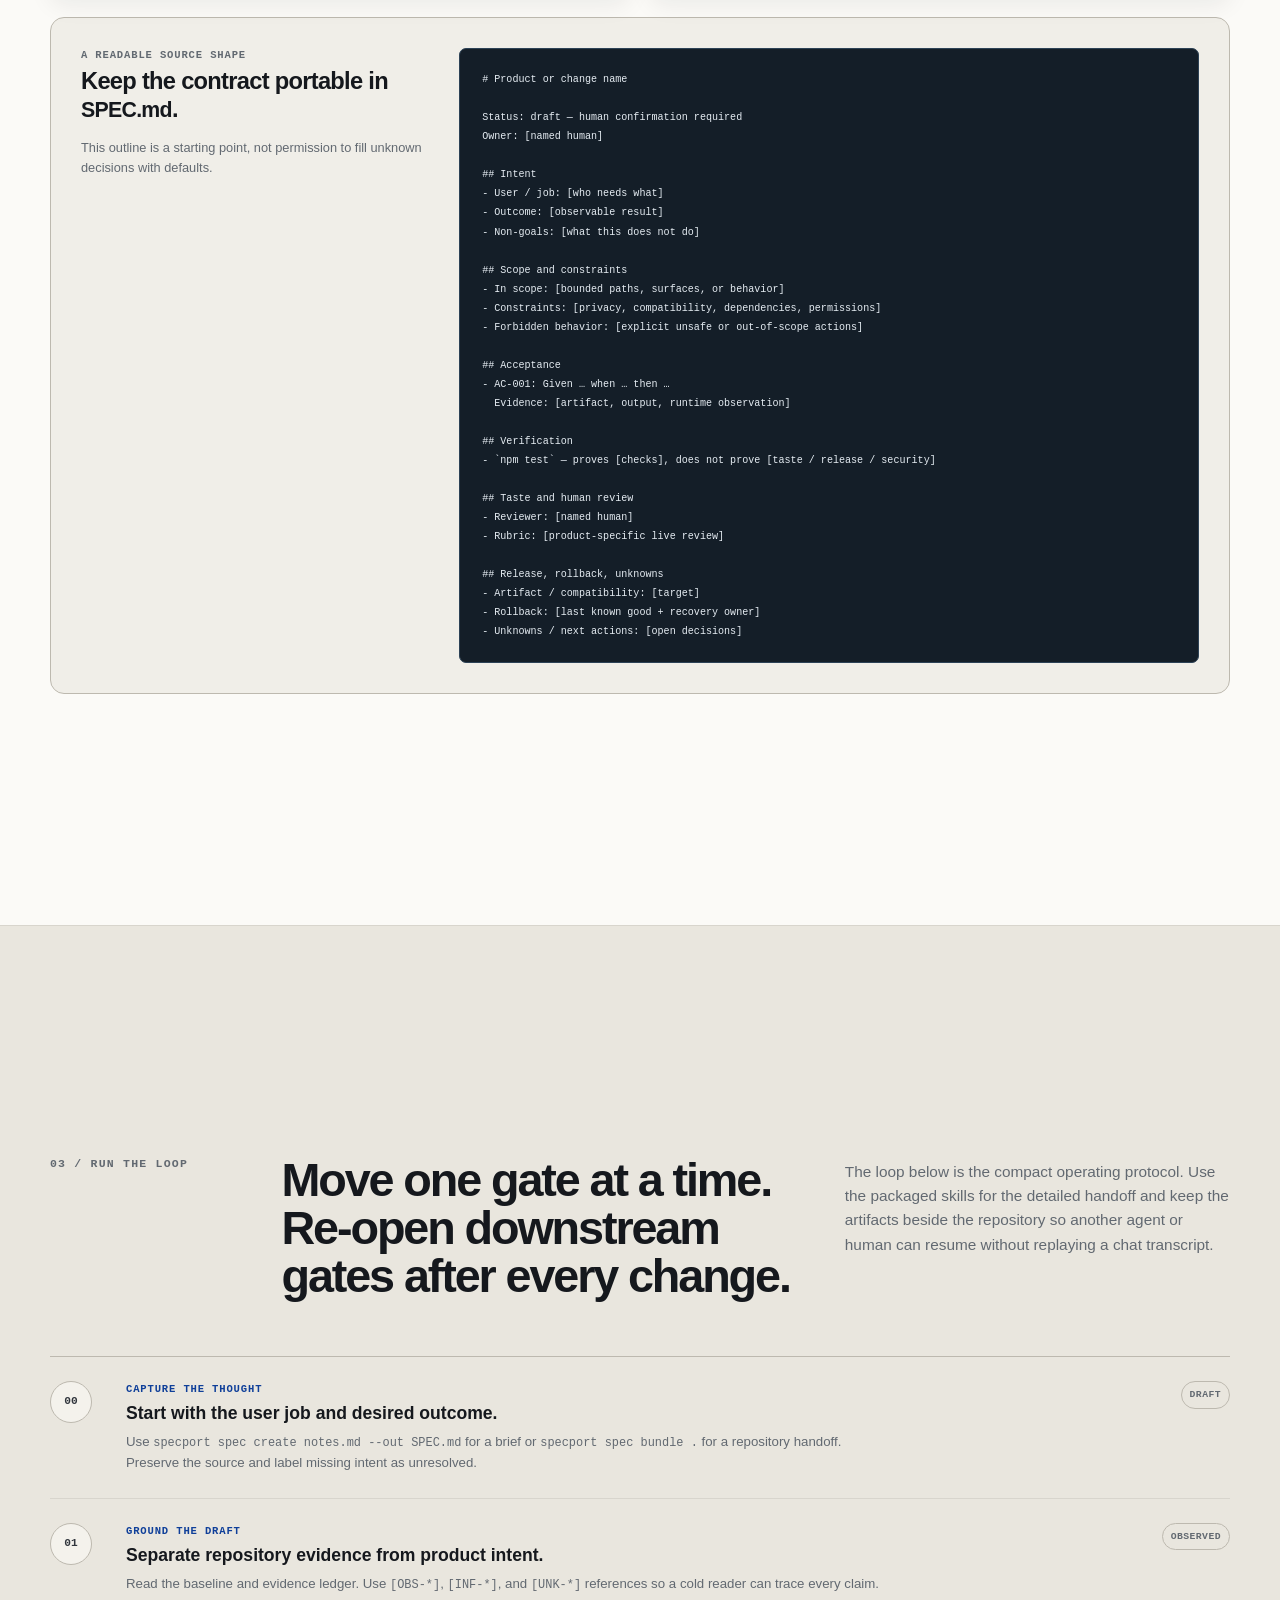
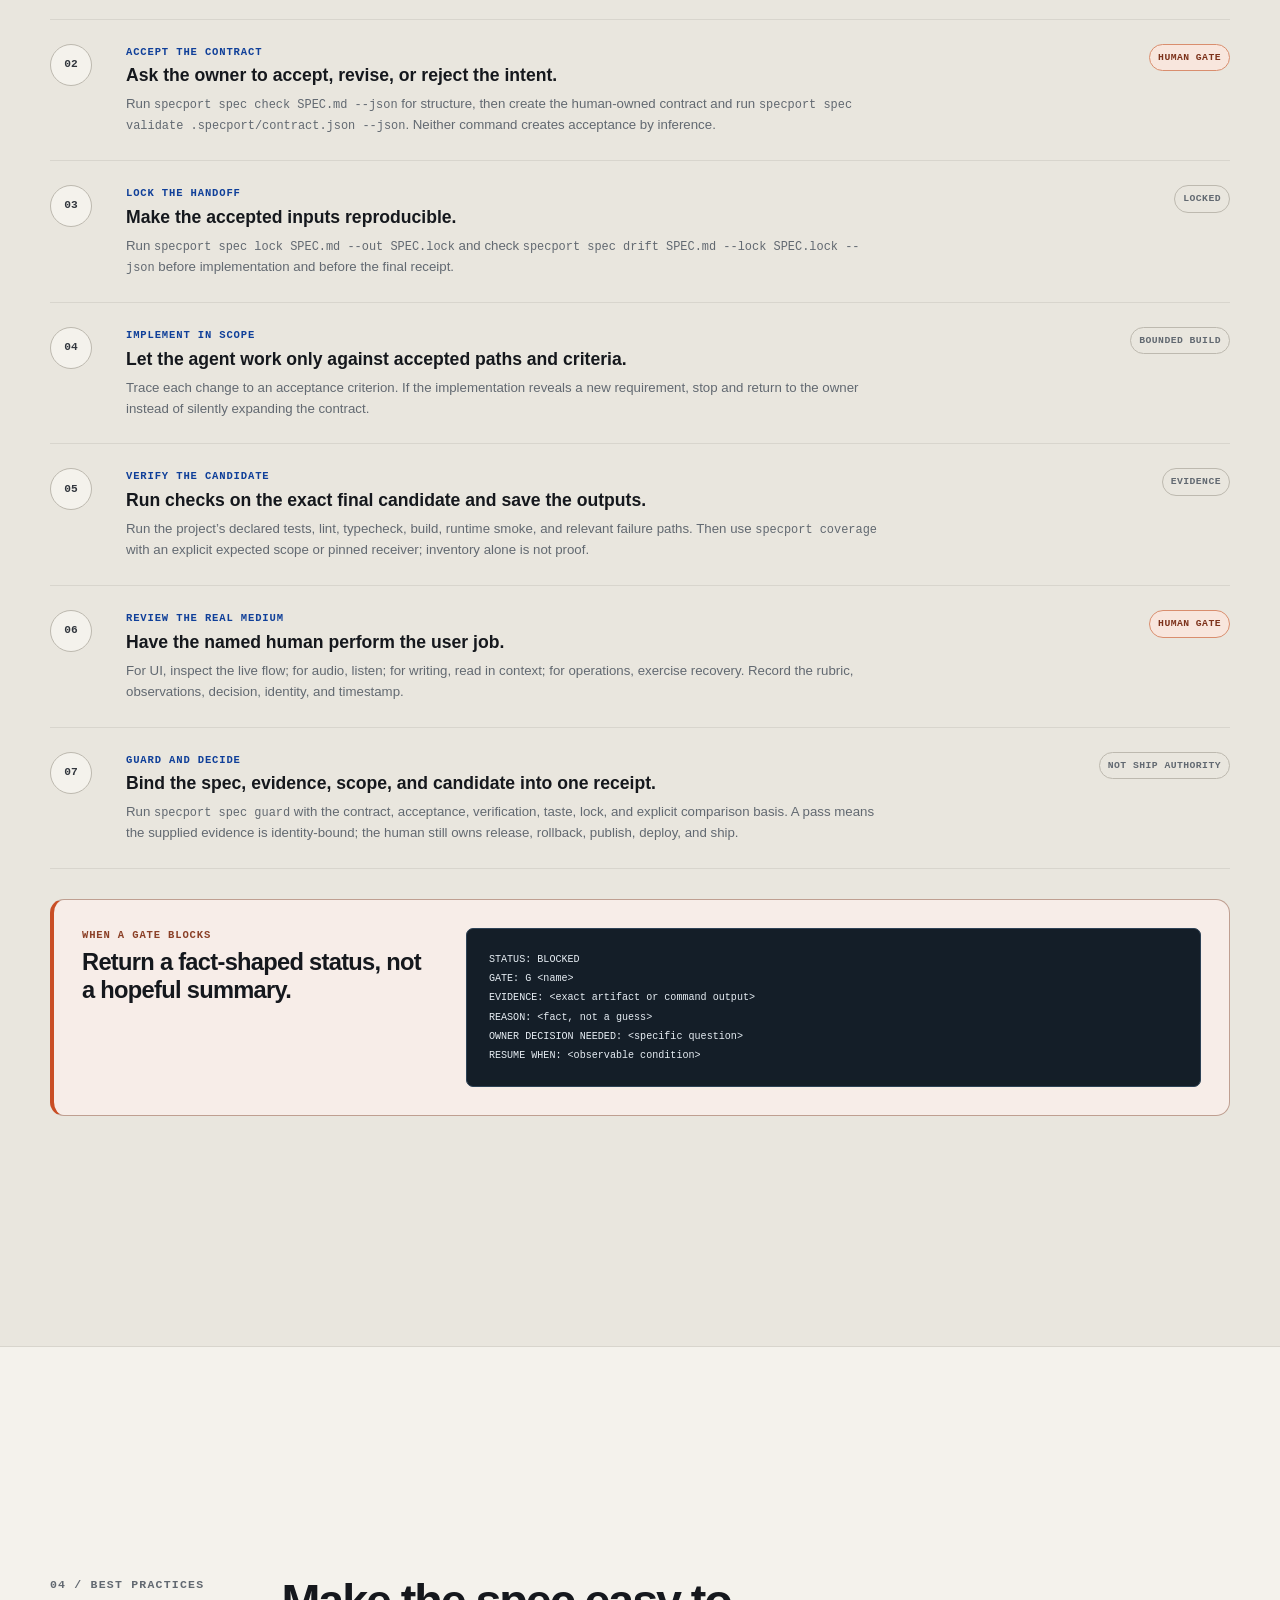
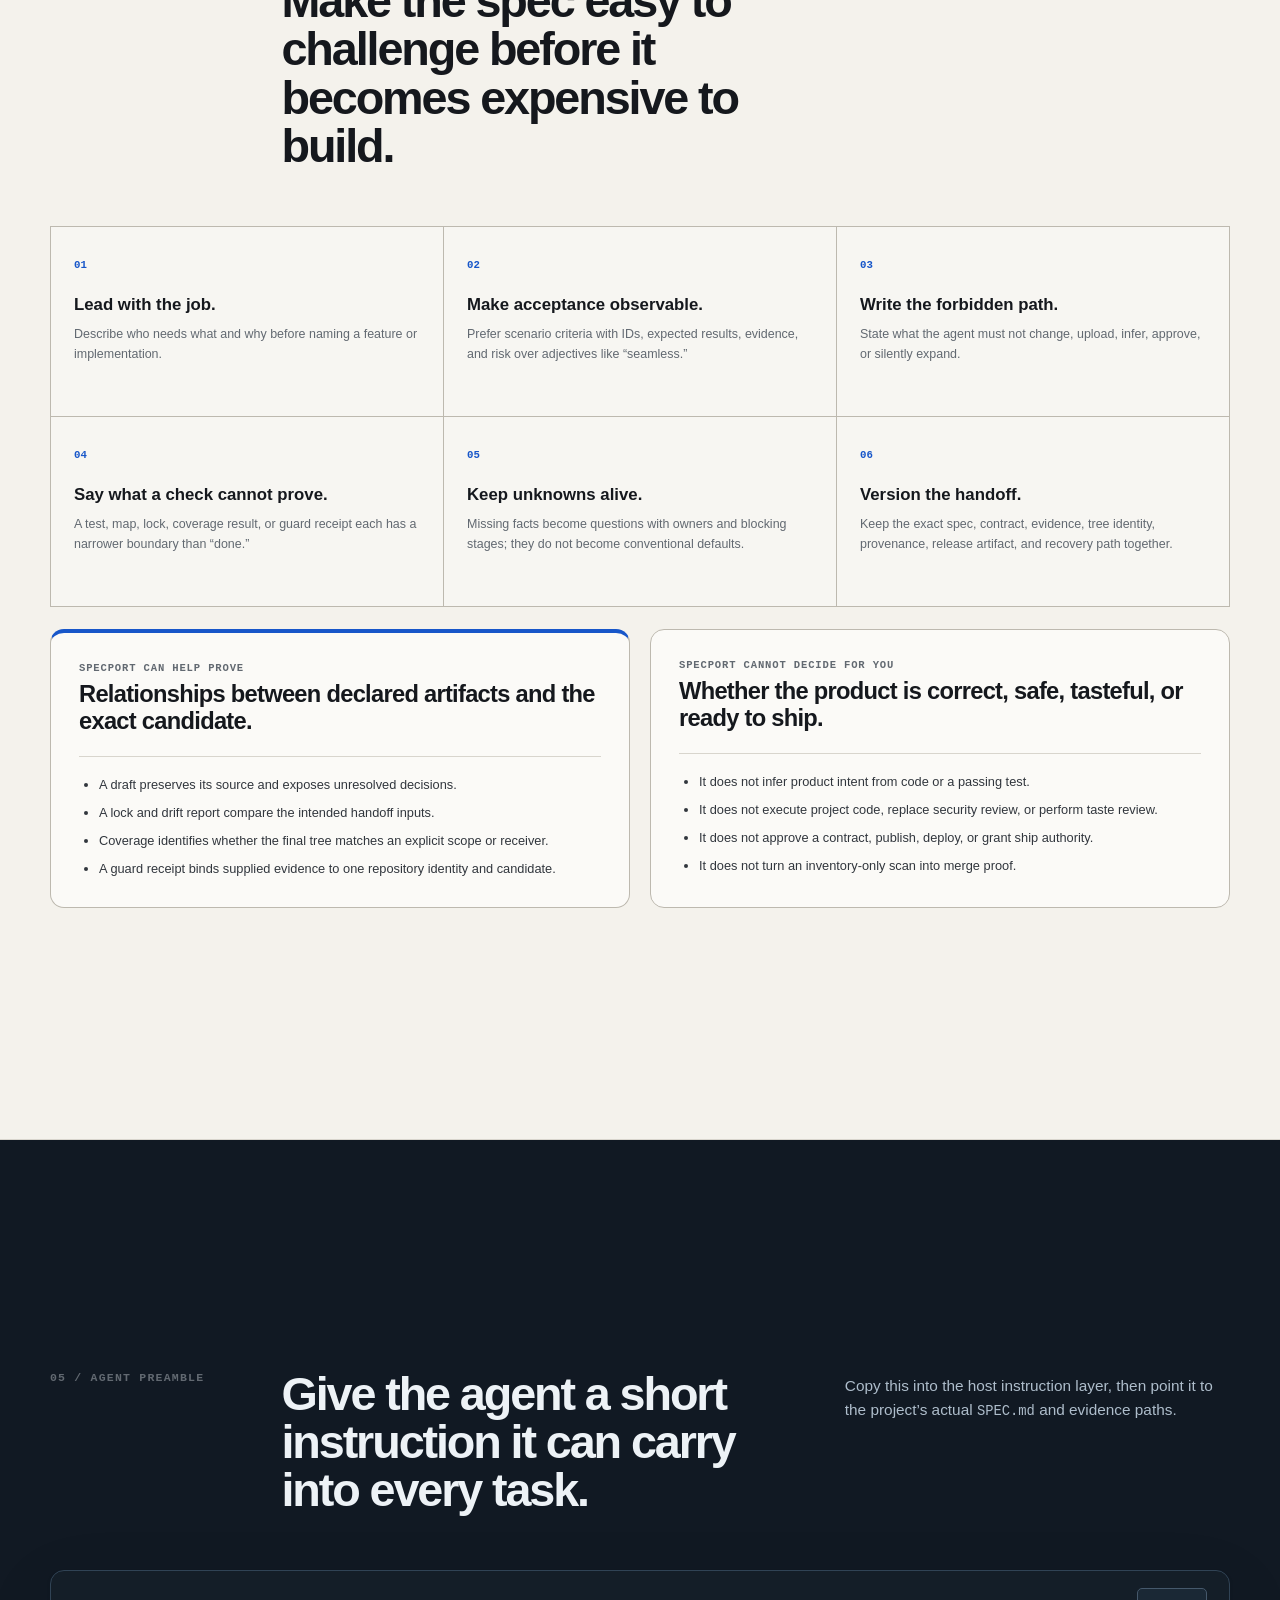
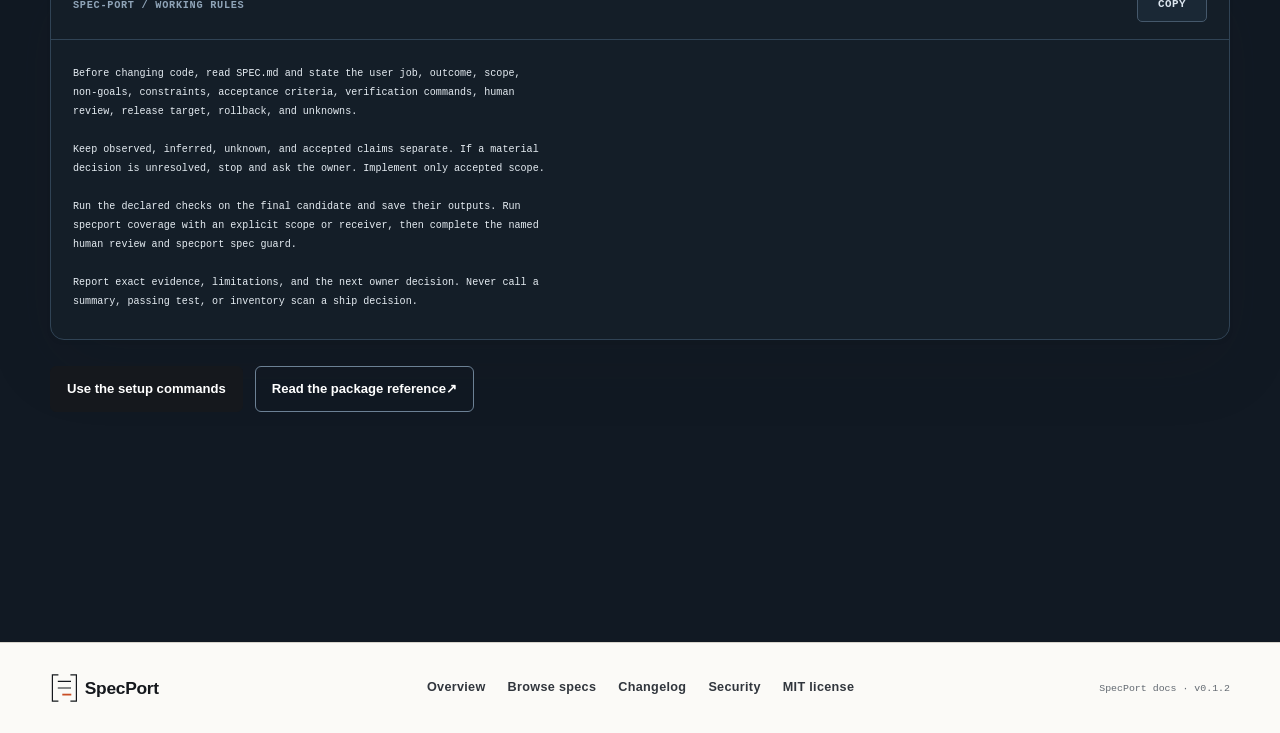
<file: docs.html>
<!doctype html>
<html lang="en">
  <head>
    <meta charset="utf-8" />
    <meta name="viewport" content="width=device-width, initial-scale=1" />
    <meta
      name="description"
      content="The SpecPort spec standard: install the agent skills, write a human-owned buildable contract, and run a verifiable implementation loop."
    />
    <meta name="theme-color" content="#f4f2ec" />
    <meta property="og:title" content="SpecPort docs — the spec standard for agent work" />
    <meta
      property="og:description"
      content="Write intent once, keep facts and decisions separate, and make every implementation claim traceable to evidence."
    />
    <meta property="og:type" content="article" />
    <meta property="og:url" content="https://specport.github.io/docs.html" />
    <meta property="og:image" content="https://specport.github.io/og-image.svg" />
    <meta name="twitter:card" content="summary_large_image" />
    <title>SpecPort docs — the spec standard for agent work</title>
    <link rel="icon" href="./favicon.svg" type="image/svg+xml" />
    <link rel="stylesheet" href="./styles.css" />
    <link rel="stylesheet" href="./docs.css" />
  </head>
  <body>
    <a class="skip-link" href="#main-content">Skip to content</a>

    <header class="site-header">
      <div class="header-shell">
        <a class="brand" href="./index.html" aria-label="SpecPort home">
          <img src="./logo.svg" alt="SpecPort" width="132" height="34" />
        </a>
        <nav class="primary-nav" aria-label="Primary navigation">
          <a href="./index.html">Overview</a>
          <a href="#agent-setup">Agent setup</a>
          <a href="#spec-standard" aria-current="page">Spec standard</a>
          <a href="#verifiable-loop">Verifiable loop</a>
          <a class="nav-source" href="https://github.com/specport/specport">
            GitHub <span aria-hidden="true">↗</span>
          </a>
        </nav>
      </div>
    </header>

    <main id="main-content">
      <section class="docs-hero page-shell" aria-labelledby="docs-title">
        <div class="docs-hero-copy">
          <p class="product-label">
            <span class="signal-dot" aria-hidden="true"></span>
            SpecPort docs / agent protocol
          </p>
          <h1 id="docs-title">A spec should make the next action obvious—and the result verifiable.</h1>
          <p class="docs-hero-lede">
            This is the working standard for turning a thought into a buildable contract,
            handing it to an agent, and ending with evidence a human can inspect. The agent
            may implement; the owner keeps intent, boundaries, acceptance, taste, and the
            final ship decision.
          </p>
          <div class="docs-hero-actions">
            <a class="button button-primary" href="#agent-setup">Install for agents</a>
            <a class="button button-secondary" href="./index.html#overview">Back to SpecPort</a>
          </div>
        </div>

        <aside class="docs-signal-card" aria-label="SpecPort lifecycle summary">
          <p class="docs-card-kicker">The contract loop</p>
          <div class="docs-signal-line"><span>01</span><strong>thought</strong></div>
          <div class="docs-signal-line"><span>02</span><strong>SPEC.md</strong></div>
          <div class="docs-signal-line"><span>03</span><strong>accepted contract</strong></div>
          <div class="docs-signal-line"><span>04</span><strong>implementation + evidence</strong></div>
          <div class="docs-signal-line docs-signal-line-final"><span>05</span><strong>human ship decision</strong></div>
          <p class="docs-card-note">A passing check is evidence about one boundary. It is never a substitute for the next gate.</p>
        </aside>
      </section>

      <nav class="docs-local-nav section-shell" aria-label="On this page">
        <span>On this page</span>
        <a href="#agent-setup">Install &amp; export</a>
        <a href="#spec-standard">Write the standard</a>
        <a href="#verifiable-loop">Run the loop</a>
        <a href="#best-practices">Best practices</a>
        <a href="#agent-preamble">Agent preamble</a>
      </nav>

      <section class="docs-section docs-install-section" id="agent-setup" aria-labelledby="agent-setup-title">
        <div class="section-shell">
          <div class="docs-section-heading">
            <p class="section-label">01 / Install &amp; export</p>
            <h2 id="agent-setup-title">Put the same evidence protocol in the agent’s workspace.</h2>
            <p>
              Install the published package as a development dependency. Then export the two
              packaged playbooks into the native skill directory used by your agent host.
            </p>
          </div>

          <div class="docs-install-grid">
            <article class="docs-command-card docs-command-card-dark">
              <div class="docs-command-card-head">
                <span class="docs-step-number">01</span>
                <div>
                  <p class="docs-card-kicker">Project dependency</p>
                  <h3>Install the CLI</h3>
                </div>
              </div>
              <div class="docs-command-line">
                <code>npm install --save-dev @specport/specport</code>
                <button class="copy-button copy-button-dark" type="button" data-copy="npm install --save-dev @specport/specport" aria-label="Copy the SpecPort npm install command">
                  <span data-copy-label aria-live="polite">Copy</span>
                </button>
              </div>
              <p>Requires Node.js 20 or newer. Prefer the project-local binary through <code>npx --no-install specport</code> so the run is tied to the version in the repository.</p>
            </article>

            <article class="docs-command-card">
              <div class="docs-command-card-head">
                <span class="docs-step-number">02</span>
                <div>
                  <p class="docs-card-kicker">Inspect first</p>
                  <h3>List the packaged skills</h3>
                </div>
              </div>
              <div class="docs-command-line docs-command-line-light">
                <code>npx --no-install specport skill list</code>
                <button class="copy-button" type="button" data-copy="npx --no-install specport skill list" aria-label="Copy the SpecPort skill list command">
                  <span data-copy-label aria-live="polite">Copy</span>
                </button>
              </div>
              <p>The package includes <code>specport-repo-to-spec</code> and <code>specport-spec-to-production</code>. Read the bundle before exporting it into a shared project.</p>
            </article>
          </div>

          <div class="docs-export-panel">
            <div>
              <p class="docs-card-kicker">03 / Host integration</p>
              <h3>Export the playbooks without silently overwriting local instructions.</h3>
              <p>Use the directory your host actually loads. The examples below use Codex; replace <code>.codex/skills</code> with <code>.claude/skills</code> or the host’s documented native location when needed.</p>
            </div>
            <div class="docs-command-stack">
              <div class="docs-command-line docs-command-line-light">
                <code>npx --no-install specport skill export specport-repo-to-spec --out .codex/skills/specport-repo-to-spec</code>
                <button class="copy-button" type="button" data-copy="npx --no-install specport skill export specport-repo-to-spec --out .codex/skills/specport-repo-to-spec" aria-label="Copy the repo-to-spec skill export command">
                  <span data-copy-label aria-live="polite">Copy</span>
                </button>
              </div>
              <div class="docs-command-line docs-command-line-light">
                <code>npx --no-install specport skill export specport-spec-to-production --out .codex/skills/specport-spec-to-production</code>
                <button class="copy-button" type="button" data-copy="npx --no-install specport skill export specport-spec-to-production --out .codex/skills/specport-spec-to-production" aria-label="Copy the spec-to-production skill export command">
                  <span data-copy-label aria-live="polite">Copy</span>
                </button>
              </div>
            </div>
            <p class="docs-boundary-note"><strong>Boundary:</strong> a skill is an instruction bundle, not permission to approve, publish, deploy, or invent missing requirements. Existing export directories are protected unless the owner explicitly chooses <code>--force</code>.</p>
          </div>

          <div class="docs-source-links">
            <span>Read the source playbooks:</span>
            <a href="https://github.com/specport/specport/blob/main/skills/specport-repo-to-spec/SKILL.md">repo → spec <span aria-hidden="true">↗</span></a>
            <a href="https://github.com/specport/specport/blob/main/skills/specport-spec-to-production/SKILL.md">spec → production <span aria-hidden="true">↗</span></a>
            <a href="https://github.com/specport/specport/blob/main/skills/README.md">skills README <span aria-hidden="true">↗</span></a>
          </div>
        </div>
      </section>

      <section class="docs-section docs-standard-section" id="spec-standard" aria-labelledby="spec-standard-title">
        <div class="section-shell">
          <div class="docs-section-heading docs-section-heading-wide">
            <p class="section-label">02 / Write the standard</p>
            <h2 id="spec-standard-title">A useful spec is a contract, not a longer prompt.</h2>
            <p>
              Write for a cold reader who was not in the original conversation. Name the user
              job, the outcome, the boundaries, and the evidence that would change the decision.
              Preserve what is known, what is inferred, and what still needs a human answer.
            </p>
          </div>

          <div class="docs-standard-grid">
            <article class="docs-standard-card docs-standard-card-accent">
              <p class="docs-card-kicker">Every accepted spec declares</p>
              <h3>The decision surface</h3>
              <ol class="docs-field-list">
                <li><strong>Owner + user/job</strong><span>Who owns the decision, and who is trying to accomplish what?</span></li>
                <li><strong>Outcome</strong><span>What observable change should exist when the work is done?</span></li>
                <li><strong>Scope + non-goals</strong><span>What is included, explicitly excluded, or forbidden?</span></li>
                <li><strong>Constraints</strong><span>Privacy, compatibility, performance, dependencies, permissions, and operating limits.</span></li>
                <li><strong>Acceptance criteria</strong><span>Scenario-shaped, ID’d, observable results with evidence and risk.</span></li>
                <li><strong>Verification</strong><span>Exact commands, fixtures, environments, and what each check does not prove.</span></li>
                <li><strong>Taste + human review</strong><span>Named reviewer and a product-specific rubric for the real medium.</span></li>
                <li><strong>Release + rollback</strong><span>Artifact, target, compatibility, recovery path, and ship authority.</span></li>
              </ol>
            </article>

            <article class="docs-standard-card docs-standard-card-dark">
              <p class="docs-card-kicker">Keep truth labels visible</p>
              <h3>Four kinds of statements</h3>
              <div class="docs-truth-list">
                <div><strong>Observed</strong><span>Directly supported by a file, command, runtime, test, or artifact. Add a source locator.</span></div>
                <div><strong>Inferred</strong><span>A reasoned interpretation of observations. Cite the observations and mark it for human confirmation.</span></div>
                <div><strong>Unknown</strong><span>Material information that was not found or not run. Keep the question and its blocking stage.</span></div>
                <div><strong>Accepted</strong><span>A named human decision with owner, date, version, boundary, and any accepted risk.</span></div>
              </div>
              <p class="docs-card-note">An agent summary is not evidence. If a command was not run, record it as not run.</p>
            </article>
          </div>

          <div class="docs-spec-shape">
            <div class="docs-spec-shape-heading">
              <p class="docs-card-kicker">A readable source shape</p>
              <h3>Keep the contract portable in <code>SPEC.md</code>.</h3>
              <p>This outline is a starting point, not permission to fill unknown decisions with defaults.</p>
            </div>
            <pre><code># Product or change name

Status: draft — human confirmation required
Owner: [named human]

## Intent
- User / job: [who needs what]
- Outcome: [observable result]
- Non-goals: [what this does not do]

## Scope and constraints
- In scope: [bounded paths, surfaces, or behavior]
- Constraints: [privacy, compatibility, dependencies, permissions]
- Forbidden behavior: [explicit unsafe or out-of-scope actions]

## Acceptance
- AC-001: Given … when … then …
  Evidence: [artifact, output, runtime observation]

## Verification
- `npm test` — proves [checks], does not prove [taste / release / security]

## Taste and human review
- Reviewer: [named human]
- Rubric: [product-specific live review]

## Release, rollback, unknowns
- Artifact / compatibility: [target]
- Rollback: [last known good + recovery owner]
- Unknowns / next actions: [open decisions]</code></pre>
          </div>
        </div>
      </section>

      <section class="docs-section docs-loop-section" id="verifiable-loop" aria-labelledby="verifiable-loop-title">
        <div class="section-shell">
          <div class="docs-section-heading">
            <p class="section-label">03 / Run the loop</p>
            <h2 id="verifiable-loop-title">Move one gate at a time. Re-open downstream gates after every change.</h2>
            <p>
              The loop below is the compact operating protocol. Use the packaged skills for the
              detailed handoff and keep the artifacts beside the repository so another agent or
              human can resume without replaying a chat transcript.
            </p>
          </div>

          <ol class="docs-loop-list">
            <li>
              <span class="docs-loop-number">00</span>
              <div><p class="docs-loop-kicker">Capture the thought</p><h3>Start with the user job and desired outcome.</h3><p>Use <code>specport spec create notes.md --out SPEC.md</code> for a brief or <code>specport spec bundle .</code> for a repository handoff. Preserve the source and label missing intent as unresolved.</p></div>
              <span class="docs-loop-state">draft</span>
            </li>
            <li>
              <span class="docs-loop-number">01</span>
              <div><p class="docs-loop-kicker">Ground the draft</p><h3>Separate repository evidence from product intent.</h3><p>Read the baseline and evidence ledger. Use <code>[OBS-*]</code>, <code>[INF-*]</code>, and <code>[UNK-*]</code> references so a cold reader can trace every claim.</p></div>
              <span class="docs-loop-state">observed</span>
            </li>
            <li>
              <span class="docs-loop-number">02</span>
              <div><p class="docs-loop-kicker">Accept the contract</p><h3>Ask the owner to accept, revise, or reject the intent.</h3><p>Run <code>specport spec check SPEC.md --json</code> for structure, then create the human-owned contract and run <code>specport spec validate .specport/contract.json --json</code>. Neither command creates acceptance by inference.</p></div>
              <span class="docs-loop-state docs-loop-state-human">human gate</span>
            </li>
            <li>
              <span class="docs-loop-number">03</span>
              <div><p class="docs-loop-kicker">Lock the handoff</p><h3>Make the accepted inputs reproducible.</h3><p>Run <code>specport spec lock SPEC.md --out SPEC.lock</code> and check <code>specport spec drift SPEC.md --lock SPEC.lock --json</code> before implementation and before the final receipt.</p></div>
              <span class="docs-loop-state">locked</span>
            </li>
            <li>
              <span class="docs-loop-number">04</span>
              <div><p class="docs-loop-kicker">Implement in scope</p><h3>Let the agent work only against accepted paths and criteria.</h3><p>Trace each change to an acceptance criterion. If the implementation reveals a new requirement, stop and return to the owner instead of silently expanding the contract.</p></div>
              <span class="docs-loop-state">bounded build</span>
            </li>
            <li>
              <span class="docs-loop-number">05</span>
              <div><p class="docs-loop-kicker">Verify the candidate</p><h3>Run checks on the exact final candidate and save the outputs.</h3><p>Run the project’s declared tests, lint, typecheck, build, runtime smoke, and relevant failure paths. Then use <code>specport coverage</code> with an explicit expected scope or pinned receiver; inventory alone is not proof.</p></div>
              <span class="docs-loop-state">evidence</span>
            </li>
            <li>
              <span class="docs-loop-number">06</span>
              <div><p class="docs-loop-kicker">Review the real medium</p><h3>Have the named human perform the user job.</h3><p>For UI, inspect the live flow; for audio, listen; for writing, read in context; for operations, exercise recovery. Record the rubric, observations, decision, identity, and timestamp.</p></div>
              <span class="docs-loop-state docs-loop-state-human">human gate</span>
            </li>
            <li>
              <span class="docs-loop-number">07</span>
              <div><p class="docs-loop-kicker">Guard and decide</p><h3>Bind the spec, evidence, scope, and candidate into one receipt.</h3><p>Run <code>specport spec guard</code> with the contract, acceptance, verification, taste, lock, and explicit comparison basis. A pass means the supplied evidence is identity-bound; the human still owns release, rollback, publish, deploy, and ship.</p></div>
              <span class="docs-loop-state">not ship authority</span>
            </li>
          </ol>

          <div class="docs-failure-panel">
            <div>
              <p class="docs-card-kicker">When a gate blocks</p>
              <h3>Return a fact-shaped status, not a hopeful summary.</h3>
            </div>
            <pre><code>STATUS: BLOCKED
GATE: G<number> &lt;name&gt;
EVIDENCE: &lt;exact artifact or command output&gt;
REASON: &lt;fact, not a guess&gt;
OWNER DECISION NEEDED: &lt;specific question&gt;
RESUME WHEN: &lt;observable condition&gt;</code></pre>
          </div>
        </div>
      </section>

      <section class="docs-section docs-practice-section" id="best-practices" aria-labelledby="best-practices-title">
        <div class="section-shell">
          <div class="docs-section-heading">
            <p class="section-label">04 / Best practices</p>
            <h2 id="best-practices-title">Make the spec easy to challenge before it becomes expensive to build.</h2>
          </div>

          <div class="docs-practice-grid">
            <article><span>01</span><h3>Lead with the job.</h3><p>Describe who needs what and why before naming a feature or implementation.</p></article>
            <article><span>02</span><h3>Make acceptance observable.</h3><p>Prefer scenario criteria with IDs, expected results, evidence, and risk over adjectives like “seamless.”</p></article>
            <article><span>03</span><h3>Write the forbidden path.</h3><p>State what the agent must not change, upload, infer, approve, or silently expand.</p></article>
            <article><span>04</span><h3>Say what a check cannot prove.</h3><p>A test, map, lock, coverage result, or guard receipt each has a narrower boundary than “done.”</p></article>
            <article><span>05</span><h3>Keep unknowns alive.</h3><p>Missing facts become questions with owners and blocking stages; they do not become conventional defaults.</p></article>
            <article><span>06</span><h3>Version the handoff.</h3><p>Keep the exact spec, contract, evidence, tree identity, provenance, release artifact, and recovery path together.</p></article>
          </div>

          <div class="docs-boundary-grid">
            <article class="docs-boundary-card docs-boundary-card-positive">
              <p class="docs-card-kicker">SpecPort can help prove</p>
              <h3>Relationships between declared artifacts and the exact candidate.</h3>
              <ul>
                <li>A draft preserves its source and exposes unresolved decisions.</li>
                <li>A lock and drift report compare the intended handoff inputs.</li>
                <li>Coverage identifies whether the final tree matches an explicit scope or receiver.</li>
                <li>A guard receipt binds supplied evidence to one repository identity and candidate.</li>
              </ul>
            </article>
            <article class="docs-boundary-card">
              <p class="docs-card-kicker">SpecPort cannot decide for you</p>
              <h3>Whether the product is correct, safe, tasteful, or ready to ship.</h3>
              <ul>
                <li>It does not infer product intent from code or a passing test.</li>
                <li>It does not execute project code, replace security review, or perform taste review.</li>
                <li>It does not approve a contract, publish, deploy, or grant ship authority.</li>
                <li>It does not turn an inventory-only scan into merge proof.</li>
              </ul>
            </article>
          </div>
        </div>
      </section>

      <section class="docs-section docs-preamble-section" id="agent-preamble" aria-labelledby="agent-preamble-title">
        <div class="section-shell">
          <div class="docs-section-heading">
            <p class="section-label">05 / Agent preamble</p>
            <h2 id="agent-preamble-title">Give the agent a short instruction it can carry into every task.</h2>
            <p>Copy this into the host instruction layer, then point it to the project’s actual <code>SPEC.md</code> and evidence paths.</p>
          </div>

          <div class="docs-preamble-card">
            <div class="docs-preamble-head">
              <span>SPEC-PORT / WORKING RULES</span>
              <button class="copy-button copy-button-dark" type="button" data-copy="Before changing code, read SPEC.md and state the user job, outcome, scope, non-goals, constraints, acceptance criteria, verification commands, human review, release target, rollback, and unknowns. Keep observed, inferred, unknown, and accepted claims separate. If a material decision is unresolved, stop and ask the owner. Implement only accepted scope. Run the declared checks on the final candidate and save their outputs. Run specport coverage with an explicit scope or receiver, then complete the named human review and specport spec guard. Report exact evidence, limitations, and the next owner decision; never call a summary, passing test, or inventory scan a ship decision." aria-label="Copy the SpecPort agent working rules">
                <span data-copy-label aria-live="polite">Copy</span>
              </button>
            </div>
            <pre><code>Before changing code, read SPEC.md and state the user job, outcome, scope,
non-goals, constraints, acceptance criteria, verification commands, human
review, release target, rollback, and unknowns.

Keep observed, inferred, unknown, and accepted claims separate. If a material
decision is unresolved, stop and ask the owner. Implement only accepted scope.

Run the declared checks on the final candidate and save their outputs. Run
specport coverage with an explicit scope or receiver, then complete the named
human review and specport spec guard.

Report exact evidence, limitations, and the next owner decision. Never call a
summary, passing test, or inventory scan a ship decision.</code></pre>
          </div>

          <div class="docs-next-links">
            <a class="button button-primary" href="./index.html#agent-setup">Use the setup commands</a>
            <a class="button button-secondary" href="https://github.com/specport/specport#specs-that-are-evidence-contracts-and-taste">Read the package reference <span aria-hidden="true">↗</span></a>
          </div>
        </div>
      </section>
    </main>

    <footer class="site-footer">
      <div class="footer-shell">
        <a class="brand" href="./index.html" aria-label="Back to SpecPort home">
          <img src="./logo.svg" alt="SpecPort" width="132" height="34" />
        </a>
        <nav aria-label="Footer navigation">
          <a href="./index.html">Overview</a>
          <a href="./index.html#catalog">Browse specs</a>
          <a href="https://github.com/specport/specport/blob/main/CHANGELOG.md">Changelog</a>
          <a href="https://github.com/specport/specport/blob/main/SECURITY.md">Security</a>
          <a href="https://github.com/specport/specport/blob/main/LICENSE">MIT license</a>
        </nav>
        <p class="footer-build">SpecPort docs · v<span data-release-version>0.1.2</span></p>
      </div>
    </footer>

    <script src="./app.js" defer></script>
  </body>
</html>
</file>
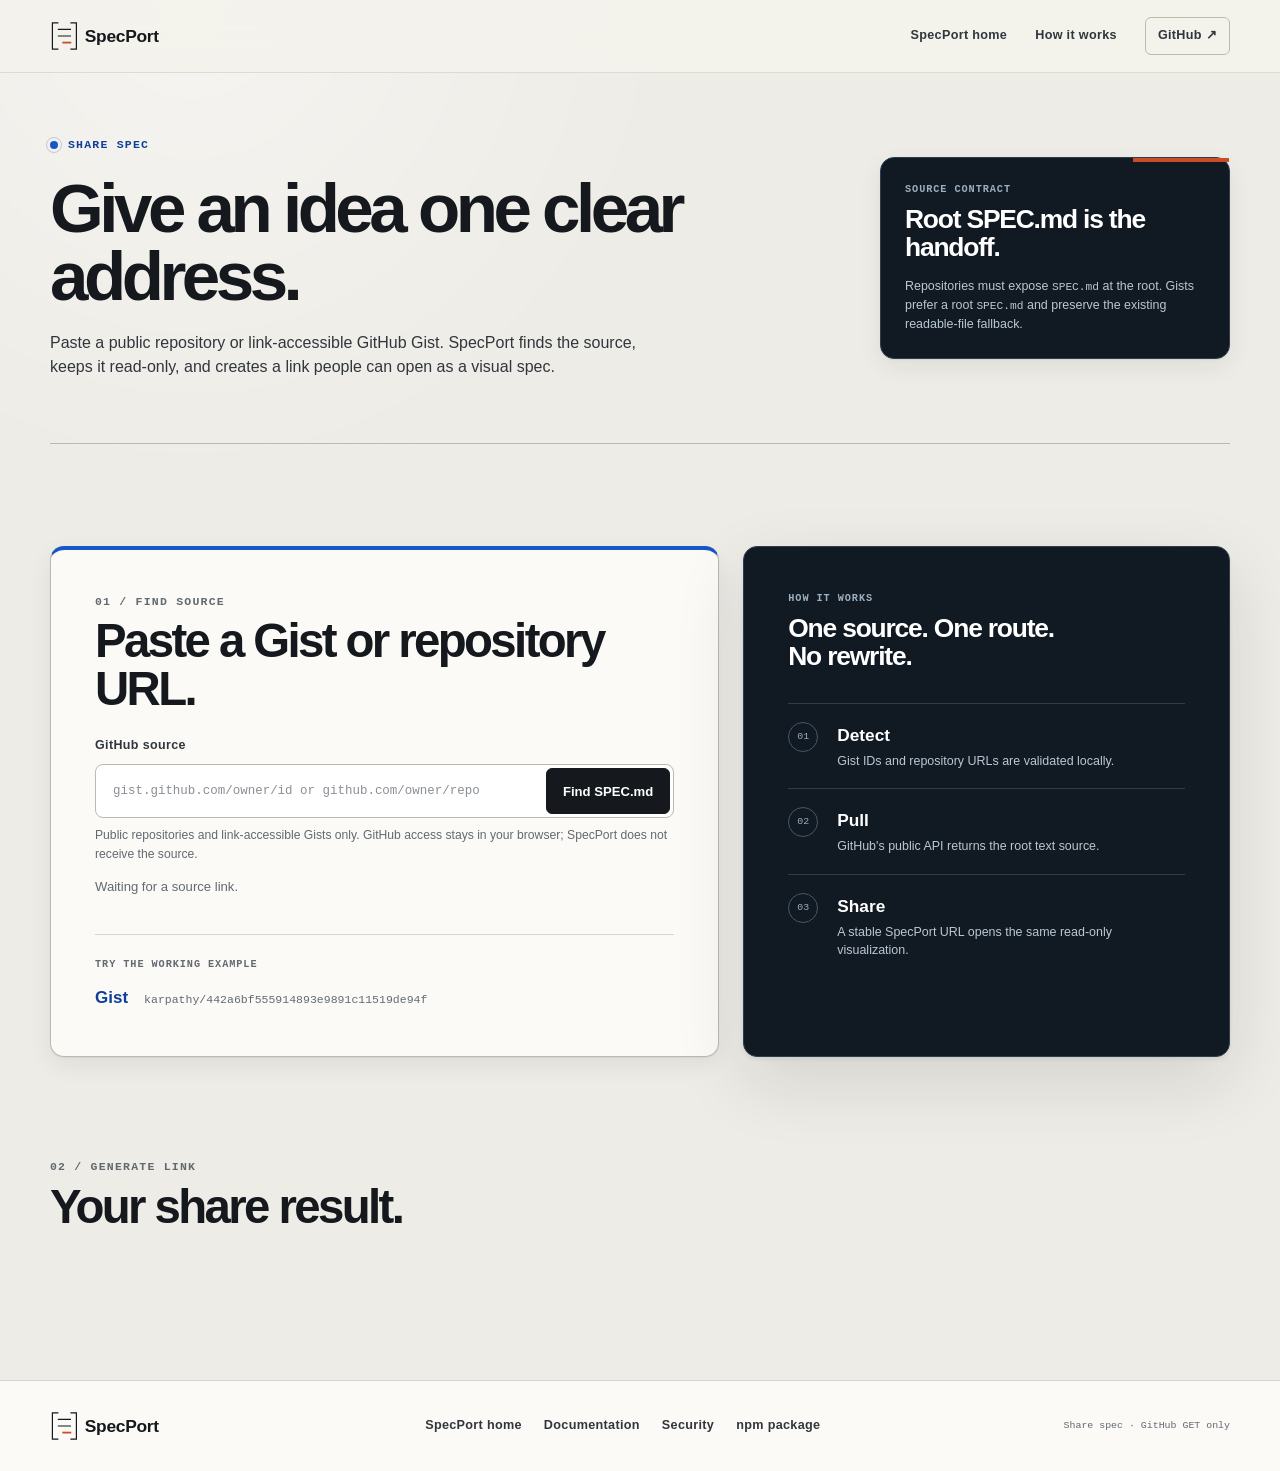
<file: share-spec.html>
<!doctype html>
<html lang="en">
  <head>
    <meta charset="utf-8" />
    <meta name="viewport" content="width=device-width, initial-scale=1" />
    <meta
      name="description"
      content="Turn a link-accessible GitHub Gist or repository root SPEC.md into a shareable SpecPort page."
    />
    <meta name="theme-color" content="#f4f2ec" />
    <meta property="og:title" content="Share spec · SpecPort" />
    <meta
      property="og:description"
      content="Find a link-accessible Gist or repository SPEC.md and generate one readable SpecPort link."
    />
    <meta property="og:type" content="website" />
    <meta property="og:url" content="https://specport.github.io/share-spec.html" />
    <meta property="og:image" content="https://specport.github.io/og-image.svg" />
    <meta name="twitter:card" content="summary_large_image" />
    <title>Share spec · SpecPort</title>
    <link rel="canonical" href="https://specport.github.io/share-spec.html" />
    <link rel="icon" href="./favicon.svg" type="image/svg+xml" />
    <link rel="stylesheet" href="./styles.css" />
    <link rel="stylesheet" href="./share-spec.css" />
  </head>
  <body data-view="share-spec" class="share-spec-page">
    <a class="skip-link" href="#main-content">Skip to content</a>

    <header class="site-header">
      <div class="header-shell">
        <a class="brand" href="./" aria-label="SpecPort home">
          <img src="./logo.svg" alt="SpecPort" width="132" height="34" />
        </a>
        <nav class="primary-nav" aria-label="Share spec navigation">
          <a href="./">SpecPort home</a>
          <a href="#how-it-works">How it works</a>
          <a class="nav-source" href="https://github.com/specport/specport">
            GitHub <span aria-hidden="true">↗</span>
          </a>
        </nav>
      </div>
    </header>

    <main id="main-content">
      <section class="share-hero page-shell" aria-labelledby="share-title">
        <div class="share-hero-copy">
          <p class="product-label">
            <span class="signal-dot" aria-hidden="true"></span>
            Share spec
          </p>
          <h1 id="share-title">Give an idea one clear address.</h1>
          <p class="share-hero-lede">
            Paste a public repository or link-accessible GitHub Gist. SpecPort finds the source,
            keeps it read-only, and creates a link people can open as a visual spec.
          </p>
        </div>
        <aside class="share-hero-note">
          <p class="share-note-label">SOURCE CONTRACT</p>
          <h2>Root SPEC.md is the handoff.</h2>
          <p>
            Repositories must expose <code>SPEC.md</code> at the root. Gists prefer
            a root <code>SPEC.md</code> and preserve the existing readable-file fallback.
          </p>
        </aside>
      </section>

      <section class="share-workbench page-shell" aria-labelledby="source-title">
        <div class="share-form-column">
          <div class="share-section-heading">
            <p class="section-label">01 / Find source</p>
            <h2 id="source-title">Paste a Gist or repository URL.</h2>
          </div>
          <form data-share-form class="share-form">
            <label for="share-source">GitHub source</label>
            <div class="share-input-row">
              <input
                id="share-source"
                data-share-input
                name="source"
                type="text"
                inputmode="url"
                autocomplete="url"
                spellcheck="false"
                placeholder="gist.github.com/owner/id or github.com/owner/repo"
                aria-describedby="share-source-help"
                required
              />
              <button class="button button-primary" type="submit">Find SPEC.md</button>
            </div>
            <p id="share-source-help" class="share-help">
              Public repositories and link-accessible Gists only. GitHub access stays in your browser; SpecPort does not receive the source.
            </p>
            <p data-share-status class="share-status" role="status" aria-live="polite">
              Waiting for a source link.
            </p>
            <div data-share-link class="share-quick-link" hidden></div>
          </form>

          <div class="share-examples">
            <p class="share-examples-label">Try the working example</p>
            <button
              class="share-example"
              type="button"
              data-share-example
              data-share-value="https://gist.github.com/karpathy/442a6bf555914893e9891c11519de94f"
            >
              <span>Gist</span>
              <code>karpathy/442a6bf555914893e9891c11519de94f</code>
            </button>
          </div>
        </div>

        <aside id="how-it-works" class="share-how-card" aria-labelledby="how-title">
          <p class="share-note-label">HOW IT WORKS</p>
          <h2 id="how-title">One source. One route. No rewrite.</h2>
          <ol class="share-how-list">
            <li><span>01</span><strong>Detect</strong><p>Gist IDs and repository URLs are validated locally.</p></li>
            <li><span>02</span><strong>Pull</strong><p>GitHub's public API returns the root text source.</p></li>
            <li><span>03</span><strong>Share</strong><p>A stable SpecPort URL opens the same read-only visualization.</p></li>
          </ol>
        </aside>
      </section>

      <section class="share-result-shell page-shell" aria-labelledby="result-title">
        <div class="share-section-heading">
          <p class="section-label">02 / Generate link</p>
          <h2 id="result-title">Your share result.</h2>
        </div>
        <div data-share-result class="share-result" hidden></div>
      </section>
    </main>

    <footer class="site-footer">
      <div class="footer-shell">
        <a class="brand" href="./" aria-label="Back to SpecPort home">
          <img src="./logo.svg" alt="SpecPort" width="132" height="34" />
        </a>
        <nav aria-label="Footer navigation">
          <a href="./">SpecPort home</a>
          <a href="https://github.com/specport/specport#readme">Documentation</a>
          <a href="https://github.com/specport/specport/blob/main/SECURITY.md">Security</a>
          <a href="https://www.npmjs.com/package/@specport/specport">npm package</a>
        </nav>
        <p class="footer-build">Share spec · GitHub GET only</p>
      </div>
    </footer>

    <script src="./app.js" defer></script>
  </body>
</html>
</file>
<file: styles.css>
:root {
  color-scheme: light;
  --paper: #f4f2ec;
  --surface: #fbfaf7;
  --surface-strong: #ffffff;
  --ink: #15181d;
  --ink-soft: #31363d;
  --muted: #626971;
  --line: #d8d5cd;
  --line-strong: #bdb9af;
  --blue: #1756c9;
  --blue-dark: #0f3f99;
  --blue-soft: #e8effc;
  --navy: #111923;
  --navy-soft: #1b2734;
  --green: #1f7a4d;
  --green-soft: #e2f1e8;
  --orange: #c94e25;
  --orange-soft: #f8e6dd;
  --font-display: "Bahnschrift", "Aptos Display", "Helvetica Neue", sans-serif;
  --font-body: "Aptos", "Segoe UI Variable Text", "Segoe UI", sans-serif;
  --font-mono: "Cascadia Code", "SFMono-Regular", Consolas, monospace;
  --shadow-small: 0 1px 2px rgb(21 24 29 / 6%), 0 8px 24px rgb(21 24 29 / 7%);
  --shadow-large: 0 2px 4px rgb(21 24 29 / 7%), 0 24px 70px rgb(21 24 29 / 12%);
  --radius-small: 8px;
  --radius: 14px;
  --page: 1180px;
}

*,
*::before,
*::after {
  box-sizing: border-box;
}

html {
  scroll-behavior: smooth;
  scroll-padding-top: 88px;
}

body {
  margin: 0;
  min-width: 320px;
  color: var(--ink);
  background: var(--paper);
  font-family: var(--font-body);
  font-size: 17px;
  line-height: 1.58;
  -webkit-font-smoothing: antialiased;
  text-rendering: optimizeLegibility;
}

body::before {
  position: fixed;
  inset: 0;
  z-index: -1;
  pointer-events: none;
  content: "";
  background:
    radial-gradient(circle at 15% 0%, rgb(255 255 255 / 70%), transparent 32rem),
    linear-gradient(90deg, transparent 49.9%, rgb(21 24 29 / 1.8%) 50%, transparent 50.1%);
  background-size: auto, 24rem 100%;
  opacity: 0.62;
}

img,
svg {
  display: block;
  max-width: 100%;
}

a {
  color: inherit;
  text-decoration-thickness: 1px;
  text-underline-offset: 0.2em;
}

a:hover {
  text-decoration-color: var(--blue);
}

button,
input,
textarea,
select {
  font: inherit;
}

button {
  color: inherit;
}

code {
  font-family: var(--font-mono);
  font-size: 0.9em;
  font-variant-ligatures: none;
}

::selection {
  color: #fff;
  background: var(--blue);
}

:focus-visible {
  outline: 3px solid #f2a300;
  outline-offset: 3px;
}

.skip-link {
  position: fixed;
  top: 12px;
  left: 12px;
  z-index: 100;
  padding: 10px 14px;
  color: #fff;
  background: var(--ink);
  border-radius: 5px;
  font-weight: 700;
  transform: translateY(-160%);
  transition: transform 160ms ease;
}

.skip-link:focus {
  transform: translateY(0);
}

.page-shell,
.section-shell,
.header-shell,
.footer-shell {
  width: min(calc(100% - 48px), var(--page));
  margin-inline: auto;
}

.site-header {
  position: sticky;
  top: 0;
  z-index: 40;
  border-bottom: 1px solid rgb(21 24 29 / 11%);
  background: rgb(244 242 236 / 92%);
  backdrop-filter: blur(18px) saturate(1.1);
}

.header-shell {
  display: flex;
  align-items: center;
  justify-content: space-between;
  min-height: 72px;
  gap: 32px;
}

.brand {
  display: inline-flex;
  flex: 0 0 auto;
  align-items: center;
  text-decoration: none;
}

.brand img {
  width: 132px;
  height: 34px;
}

.primary-nav,
.site-footer nav {
  display: flex;
  align-items: center;
  gap: 28px;
}

.primary-nav a,
.site-footer nav a {
  color: var(--ink-soft);
  font-size: 0.79rem;
  font-weight: 680;
  letter-spacing: 0.025em;
  text-decoration: none;
}

.primary-nav a:hover,
.site-footer nav a:hover {
  color: var(--blue);
}

.primary-nav .nav-source {
  padding: 8px 12px;
  border: 1px solid var(--line-strong);
  border-radius: 6px;
}

.hero {
  display: grid;
  grid-template-columns: minmax(0, 1.05fr) minmax(400px, 0.82fr);
  gap: clamp(52px, 7vw, 96px);
  align-items: center;
  min-height: 720px;
  padding-block: clamp(72px, 8vw, 112px);
}

.product-label,
.section-label,
.receipt-kicker,
.timeline-time,
.workflow-state,
.command-context {
  margin: 0;
  color: var(--muted);
  font-family: var(--font-mono);
  font-size: 0.72rem;
  font-weight: 720;
  letter-spacing: 0.105em;
  line-height: 1.4;
  text-transform: uppercase;
}

.product-label {
  display: flex;
  align-items: center;
  gap: 10px;
  margin-bottom: 22px;
  color: var(--blue-dark);
}

.signal-dot,
.release-dot {
  display: inline-block;
  width: 8px;
  height: 8px;
  flex: 0 0 auto;
  border-radius: 50%;
  background: currentColor;
}

.signal-dot {
  position: relative;
  color: var(--blue);
}

.signal-dot::after {
  position: absolute;
  inset: -4px;
  content: "";
  border: 1px solid currentColor;
  border-radius: 50%;
  opacity: 0.25;
}

.hero h1 {
  max-width: 780px;
  margin: 0;
  font-family: var(--font-display);
  font-size: clamp(3rem, 5.3vw, 4.75rem);
  font-weight: 620;
  letter-spacing: -0.055em;
  line-height: 0.99;
}

.hero-lede {
  max-width: 700px;
  margin: 28px 0 30px;
  color: var(--ink-soft);
  font-size: clamp(1.05rem, 1.4vw, 1.22rem);
  line-height: 1.62;
}

.command-box {
  overflow: hidden;
  border: 1px solid var(--line-strong);
  border-radius: var(--radius-small);
  background: var(--surface-strong);
  box-shadow: var(--shadow-small);
}

.command-box-hero {
  max-width: 720px;
}

.command-context {
  padding: 9px 14px;
  border-bottom: 1px solid var(--line);
  color: var(--muted);
  background: #eeece6;
}

.command-line {
  display: flex;
  align-items: center;
  justify-content: space-between;
  min-width: 0;
  gap: 18px;
  padding: 13px 14px;
}

.command-line code {
  min-width: 0;
  color: var(--ink);
  font-size: 0.83rem;
  font-weight: 650;
  overflow-wrap: anywhere;
}

.command-line code span {
  margin-right: 7px;
  color: var(--muted);
  user-select: none;
}

.copy-button {
  min-width: 70px;
  padding: 7px 10px;
  flex: 0 0 auto;
  cursor: pointer;
  border: 1px solid var(--line-strong);
  border-radius: 5px;
  background: var(--surface);
  font-family: var(--font-mono);
  font-size: 0.68rem;
  font-weight: 720;
  letter-spacing: 0.045em;
  text-transform: uppercase;
  transition: color 160ms ease, border-color 160ms ease, background 160ms ease;
}

.copy-button:hover {
  color: var(--blue);
  border-color: var(--blue);
}

.copy-button[data-copy-state="success"] {
  color: var(--green);
  border-color: var(--green);
  background: var(--green-soft);
}

.command-qualifier {
  max-width: 700px;
  margin: 9px 0 0;
  color: var(--muted);
  font-size: 0.84rem;
}

.hero-actions {
  display: flex;
  flex-wrap: wrap;
  gap: 12px;
  margin-top: 14px;
}

.hero-proof-link {
  margin: 16px 0 0;
  color: var(--muted);
  font-size: 0.78rem;
}

.hero-proof-link a {
  color: var(--blue);
  font-weight: 700;
}

.button {
  display: inline-flex;
  align-items: center;
  justify-content: center;
  min-height: 46px;
  padding: 11px 16px;
  border: 1px solid var(--ink);
  border-radius: 6px;
  font-size: 0.82rem;
  font-weight: 720;
  line-height: 1.2;
  text-decoration: none;
  transition: color 160ms ease, background 160ms ease, border-color 160ms ease, transform 160ms ease;
}

.button:hover {
  transform: translateY(-1px);
}

.button-primary {
  color: #fff;
  background: var(--ink);
}

.button-primary:hover {
  border-color: var(--blue);
  background: var(--blue);
}

.button-secondary {
  border-color: var(--line-strong);
  background: transparent;
}

.button-secondary:hover {
  color: var(--blue);
  border-color: var(--blue);
}

.release-line {
  display: flex;
  flex-wrap: wrap;
  gap: 7px 20px;
  padding: 0;
  margin: 28px 0 0;
  color: var(--muted);
  list-style: none;
  font-family: var(--font-mono);
  font-size: 0.67rem;
  font-weight: 650;
  letter-spacing: 0.035em;
  text-transform: uppercase;
}

.release-line li:not(:first-child)::before {
  margin-right: 20px;
  color: var(--line-strong);
  content: "/";
}

.release-state {
  display: inline-flex;
  align-items: center;
  gap: 7px;
}

.release-state-published {
  color: var(--green);
}

.release-state-warning {
  color: var(--orange);
}

.release-note {
  margin: 6px 0 0;
  color: var(--muted);
  font-size: 0.72rem;
}

.receipt-card {
  position: relative;
  overflow: hidden;
  color: #ecf1f5;
  border: 1px solid #273747;
  border-radius: var(--radius);
  background: var(--navy);
  box-shadow: var(--shadow-large);
}

.receipt-card::before {
  position: absolute;
  top: 0;
  right: 0;
  width: 84px;
  height: 4px;
  content: "";
  background: var(--orange);
}

.receipt-card-head {
  display: flex;
  align-items: flex-start;
  justify-content: space-between;
  gap: 20px;
  padding: 26px 26px 22px;
  border-bottom: 1px solid #2a3948;
}

.receipt-kicker {
  color: #8da1b4;
}

.receipt-card h2 {
  margin: 7px 0 0;
  font-family: var(--font-display);
  font-size: 1.55rem;
  font-weight: 610;
  letter-spacing: -0.025em;
  line-height: 1.15;
}

.verdict-badge {
  padding: 6px 8px;
  flex: 0 0 auto;
  color: #ffd8c8;
  border: 1px solid #8a422d;
  border-radius: 999px;
  background: #3b251f;
  font-family: var(--font-mono);
  font-size: 0.62rem;
  font-weight: 720;
  letter-spacing: 0.05em;
  text-transform: uppercase;
}

.receipt-summary {
  display: grid;
  grid-template-columns: 1.25fr 1fr 1fr;
  border-bottom: 1px solid #2a3948;
}

.receipt-summary > div {
  padding: 20px 22px;
}

.receipt-summary > div + div {
  border-left: 1px solid #2a3948;
}

.receipt-summary span,
.receipt-identity dt {
  display: block;
  margin-bottom: 4px;
  color: #89a0b5;
  font-family: var(--font-mono);
  font-size: 0.62rem;
  font-weight: 650;
  letter-spacing: 0.06em;
  text-transform: uppercase;
}

.receipt-summary strong {
  color: #fff;
  font-family: var(--font-mono);
  font-size: 1.3rem;
  font-weight: 650;
}

.receipt-summary > div:first-child strong {
  color: #ffb497;
  text-transform: uppercase;
}

.receipt-file {
  display: flex;
  align-items: center;
  gap: 16px;
  padding: 18px 22px;
  border-bottom: 1px solid #2a3948;
  background: #201c1c;
}

.file-state {
  padding: 4px 7px;
  color: #ffb497;
  border: 1px solid #764331;
  border-radius: 4px;
  font-family: var(--font-mono);
  font-size: 0.6rem;
  font-weight: 700;
  letter-spacing: 0.05em;
  text-transform: uppercase;
}

.receipt-file code {
  color: #fff;
  font-size: 0.84rem;
  font-weight: 650;
}

.receipt-identity {
  display: grid;
  grid-template-columns: 1fr 0.8fr 1.4fr;
  padding: 18px 22px;
  margin: 0;
  border-bottom: 1px solid #2a3948;
}

.receipt-identity div + div {
  padding-left: 18px;
  border-left: 1px solid #2a3948;
}

.receipt-identity dd {
  margin: 0;
  color: #d8e1e9;
  font-size: 0.75rem;
}

.receipt-action {
  padding: 18px 22px 0;
  margin: 0;
  color: #b9c7d3;
  font-size: 0.79rem;
}

.receipt-links {
  display: flex;
  flex-wrap: wrap;
  gap: 16px;
  padding: 14px 22px 22px;
}

.receipt-links a,
.evidence-links a {
  color: #b8c9ff;
  font-size: 0.68rem;
  font-weight: 680;
}

.section-shell {
  padding-block: clamp(84px, 9vw, 124px);
}

.section-intro {
  display: grid;
  grid-template-columns: minmax(180px, 0.34fr) minmax(0, 0.9fr) minmax(260px, 0.65fr);
  gap: 30px;
  align-items: start;
  margin-bottom: 64px;
}

.section-intro h2,
.adopt-heading h2,
.future-note h2,
.final-cta h2 {
  margin: 0;
  font-family: var(--font-display);
  font-size: clamp(2.2rem, 3.7vw, 3.6rem);
  font-weight: 610;
  letter-spacing: -0.045em;
  line-height: 1.03;
}

.section-intro > p:last-child {
  margin: 4px 0 0;
  color: var(--muted);
  font-size: 0.98rem;
}

.proof-section {
  border-top: 1px solid var(--line);
}

.proof-layout {
  display: grid;
  grid-template-columns: minmax(0, 0.78fr) minmax(430px, 1fr);
  gap: clamp(50px, 7vw, 94px);
  align-items: start;
}

.drift-timeline {
  position: relative;
  padding: 0;
  margin: 0;
  list-style: none;
}

.drift-timeline::before {
  position: absolute;
  top: 22px;
  bottom: 22px;
  left: 19px;
  width: 1px;
  content: "";
  background: var(--line-strong);
}

.drift-timeline li {
  position: relative;
  display: grid;
  grid-template-columns: 40px 1fr;
  gap: 20px;
  padding-bottom: 42px;
}

.drift-timeline li:last-child {
  padding-bottom: 0;
}

.timeline-marker {
  position: relative;
  z-index: 1;
  display: grid;
  width: 40px;
  height: 40px;
  place-items: center;
  color: var(--ink-soft);
  border: 1px solid var(--line-strong);
  border-radius: 50%;
  background: var(--paper);
  font-family: var(--font-mono);
  font-size: 0.72rem;
  font-weight: 700;
}

.timeline-alert .timeline-marker {
  color: var(--orange);
  border-color: var(--orange);
  background: var(--orange-soft);
}

.timeline-time {
  margin: 0 0 6px;
}

.drift-timeline h3 {
  margin: 0;
  font-size: 1.1rem;
  line-height: 1.3;
}

.drift-timeline p:last-child {
  margin: 6px 0 0;
  color: var(--muted);
  font-size: 0.9rem;
}

.drift-timeline code {
  color: var(--ink-soft);
  font-weight: 650;
}

.evidence-panel {
  overflow: hidden;
  border: 1px solid var(--line-strong);
  border-radius: var(--radius);
  background: var(--surface-strong);
  box-shadow: var(--shadow-small);
}

.evidence-panel-head {
  display: flex;
  align-items: flex-start;
  justify-content: space-between;
  gap: 20px;
  padding: 22px 24px;
  border-bottom: 1px solid var(--line);
}

.evidence-panel-head p,
.evidence-panel-head > span {
  margin: 0;
  color: var(--muted);
  font-family: var(--font-mono);
  font-size: 0.62rem;
  font-weight: 650;
  letter-spacing: 0.04em;
}

.evidence-panel-head h3 {
  margin: 3px 0 0;
  font-size: 1.25rem;
}

.evidence-panel-head > span {
  padding: 4px 7px;
  border: 1px solid var(--line);
  border-radius: 999px;
}

.evidence-list {
  margin: 0;
}

.evidence-list > div {
  display: grid;
  grid-template-columns: minmax(150px, 0.65fr) minmax(0, 1fr);
  gap: 20px;
  align-items: baseline;
  padding: 15px 24px;
  border-bottom: 1px solid var(--line);
}

.evidence-list dt {
  color: var(--muted);
  font-size: 0.79rem;
}

.evidence-list dd {
  margin: 0;
  color: var(--ink-soft);
  font-size: 0.85rem;
  text-align: right;
}

.evidence-list code {
  font-weight: 650;
}

.evidence-list .evidence-gap {
  background: var(--orange-soft);
}

.evidence-list .evidence-gap dt,
.evidence-list .evidence-gap dd {
  color: #7c321b;
}

.evidence-boundary {
  padding: 19px 24px 0;
  margin: 0;
  color: var(--muted);
  font-size: 0.78rem;
}

.evidence-links {
  display: flex;
  flex-wrap: wrap;
  gap: 18px;
  padding: 14px 24px 22px;
}

.evidence-links a {
  color: var(--blue);
}

.outcome-line {
  padding-top: 48px;
  margin: 64px 0 0;
  border-top: 1px solid var(--line);
  font-family: var(--font-display);
  font-size: clamp(1.75rem, 3.2vw, 3rem);
  font-weight: 590;
  letter-spacing: -0.035em;
  line-height: 1.1;
}

.quick-start-section {
  color: #edf2f6;
  background: var(--navy);
}

.section-intro-light .section-label {
  color: #8aa3bc;
}

.section-intro-light > p:last-child {
  color: #adbbc8;
}

.quick-start-grid {
  display: grid;
  grid-template-columns: minmax(0, 1.08fr) minmax(350px, 0.92fr);
  gap: 28px;
}

.install-panel,
.first-run-panel {
  border: 1px solid #314150;
  border-radius: var(--radius);
  background: #151f2a;
}

.install-step {
  display: grid;
  grid-template-columns: 42px 1fr;
  gap: 18px;
  padding: 24px;
}

.install-step + .install-step {
  border-top: 1px solid #314150;
}

.install-step > span {
  display: grid;
  width: 34px;
  height: 34px;
  place-items: center;
  color: #94a8ba;
  border: 1px solid #415466;
  border-radius: 50%;
  font-family: var(--font-mono);
  font-size: 0.65rem;
}

.install-step p {
  margin: 0 0 10px;
  color: #b5c2ce;
  font-size: 0.8rem;
  font-weight: 650;
}

.command-line-dark {
  padding: 12px 0 0;
  border-top: 1px solid #2d3b48;
}

.command-line-dark code,
.command-line-final code {
  color: #fff;
}

.copy-button-dark,
.copy-button-final {
  color: #dbe5ee;
  border-color: #45586b;
  background: #1a2835;
}

.copy-button-dark:hover,
.copy-button-final:hover {
  color: #fff;
  border-color: #82a8ff;
}

.install-facts {
  display: flex;
  flex-wrap: wrap;
  align-items: center;
  gap: 10px 20px;
  padding: 16px 24px;
  color: #91a4b5;
  border-top: 1px solid #314150;
  font-family: var(--font-mono);
  font-size: 0.65rem;
}

.install-facts > span:first-child {
  display: inline-flex;
  align-items: center;
  gap: 7px;
  color: #71d29c;
}

.install-facts a {
  margin-left: auto;
  color: #a9c0ff;
}

.first-run-panel {
  padding: 26px;
}

.first-run-panel .section-label {
  color: #8aa3bc;
}

.first-run-panel h3 {
  margin: 10px 0 24px;
  font-family: var(--font-display);
  font-size: 1.55rem;
  font-weight: 580;
  letter-spacing: -0.025em;
  line-height: 1.16;
}

.result-explainer {
  border-top: 1px solid #314150;
}

.result-explainer > div {
  display: grid;
  grid-template-columns: minmax(130px, 0.8fr) minmax(110px, 0.55fr) minmax(0, 1.2fr);
  gap: 14px;
  align-items: start;
  padding: 16px 0;
  border-bottom: 1px solid #314150;
}

.result-explainer code {
  color: #a9c0ff;
  font-size: 0.69rem;
}

.result-explainer strong {
  color: #e8eef3;
  font-size: 0.78rem;
}

.result-explainer p {
  margin: 0;
  color: #95a7b6;
  font-size: 0.76rem;
  line-height: 1.5;
}

.inline-links {
  display: flex;
  flex-direction: column;
  align-items: flex-start;
  gap: 8px;
  margin-top: 20px;
}

.inline-links a,
.final-links a {
  color: #a9c0ff;
  font-size: 0.72rem;
  font-weight: 680;
}

.agent-setup-section {
  border-top: 1px solid var(--line);
  background: #e9eef6;
}

.agent-setup-grid {
  display: grid;
  grid-template-columns: minmax(0, 0.9fr) minmax(0, 1.1fr);
  gap: 20px;
}

.agent-guide-card {
  min-width: 0;
  padding: 28px;
  border: 1px solid #b9c8da;
  border-radius: var(--radius);
  background: rgb(255 255 255 / 74%);
  box-shadow: var(--shadow-small);
}

.agent-guide-card-dark {
  color: #edf2f6;
  border-color: #304355;
  background: var(--navy);
}

.agent-guide-kicker {
  margin: 0 0 11px;
  color: var(--blue-dark);
  font-family: var(--font-mono);
  font-size: 0.68rem;
  font-weight: 720;
  letter-spacing: 0.08em;
  text-transform: uppercase;
}

.agent-guide-card-dark .agent-guide-kicker {
  color: #8fa9ff;
}

.agent-guide-card h3 {
  max-width: 500px;
  margin: 0 0 22px;
  font-family: var(--font-display);
  font-size: 1.55rem;
  font-weight: 590;
  letter-spacing: -0.03em;
  line-height: 1.13;
}

.agent-command {
  display: flex;
  align-items: center;
  justify-content: space-between;
  min-width: 0;
  gap: 14px;
  padding: 12px 13px;
  border: 1px solid #c5ced9;
  border-radius: 6px;
  background: #f8fafc;
}

.agent-command code {
  min-width: 0;
  color: var(--ink-soft);
  font-size: 0.72rem;
  font-weight: 650;
  overflow-wrap: anywhere;
}

.agent-command-dark {
  border-color: #425466;
  background: #1a2632;
}

.agent-command-dark code {
  color: #f3f7fb;
}

.agent-command-secondary {
  margin-top: 10px;
}

.agent-guide-card > p:last-child {
  margin: 16px 0 0;
  color: var(--muted);
  font-size: 0.78rem;
  line-height: 1.5;
}

.agent-guide-card-dark > p:last-child {
  color: #aebdcb;
}

.agent-loop-strip {
  display: flex;
  align-items: end;
  justify-content: space-between;
  gap: 30px;
  margin-top: 20px;
  padding: 20px 0 0;
  border-top: 1px solid #b9c8da;
}

.agent-loop-strip .section-label {
  margin-bottom: 7px;
  color: var(--blue-dark);
}

.agent-loop-strip strong {
  display: block;
  color: var(--ink-soft);
  font-family: var(--font-mono);
  font-size: 0.77rem;
  font-weight: 650;
  letter-spacing: -0.015em;
}

.agent-loop-strip .text-link {
  flex: 0 0 auto;
}

.workflows-section {
  border-bottom: 1px solid var(--line);
}

.workflow-list {
  margin-bottom: 30px;
  border-top: 1px solid var(--line-strong);
}

.workflow-row {
  display: grid;
  grid-template-columns: minmax(190px, 0.75fr) minmax(300px, 1.3fr) minmax(220px, 1fr);
  gap: 34px;
  align-items: start;
  padding: 27px 18px;
  border-bottom: 1px solid var(--line);
}

.workflow-row-primary {
  border-left: 4px solid var(--blue);
  background: var(--blue-soft);
}

.workflow-state {
  display: block;
  margin-bottom: 7px;
  color: var(--muted);
}

.workflow-row-primary .workflow-state {
  color: var(--blue);
}

.workflow-name h3 {
  margin: 0;
  font-size: 1.05rem;
  line-height: 1.25;
}

.workflow-name h3 a {
  color: inherit;
  text-decoration-color: var(--line-strong);
  text-decoration-thickness: 1px;
  text-underline-offset: 4px;
}

.workflow-name h3 a:hover {
  color: var(--blue);
  text-decoration-color: currentColor;
}

.workflow-row > p {
  margin: 0;
  color: var(--ink-soft);
  font-size: 0.88rem;
}

.workflow-commands {
  display: flex;
  flex-wrap: wrap;
  gap: 7px;
}

.workflow-commands code {
  padding: 5px 7px;
  color: var(--ink-soft);
  border: 1px solid var(--line);
  border-radius: 4px;
  background: var(--surface);
  font-size: 0.67rem;
}

.text-link {
  color: var(--blue);
  font-size: 0.82rem;
  font-weight: 720;
}

.adopt-section {
  padding-block: clamp(84px, 9vw, 124px);
  background: #e9e6de;
}

.adopt-heading {
  display: grid;
  grid-template-columns: minmax(180px, 0.34fr) minmax(0, 0.9fr) minmax(260px, 0.65fr);
  gap: 30px;
  margin-bottom: 58px;
}

.adopt-heading > p:last-child {
  margin: 4px 0 0;
  color: var(--muted);
}

.fit-grid {
  display: grid;
  grid-template-columns: 1fr 1fr;
  gap: 20px;
}

.fit-card {
  padding: 30px;
  border: 1px solid var(--line-strong);
  border-radius: var(--radius);
  background: rgb(251 250 247 / 78%);
}

.fit-card-positive {
  border-top: 4px solid var(--blue);
}

.fit-card > p {
  margin: 0 0 9px;
  color: var(--muted);
  font-family: var(--font-mono);
  font-size: 0.68rem;
  font-weight: 700;
  letter-spacing: 0.07em;
  text-transform: uppercase;
}

.fit-card h3 {
  max-width: 500px;
  margin: 0;
  font-family: var(--font-display);
  font-size: 1.5rem;
  font-weight: 580;
  letter-spacing: -0.025em;
  line-height: 1.16;
}

.fit-card ul {
  padding: 20px 0 0 20px;
  margin: 22px 0 0;
  color: var(--ink-soft);
  border-top: 1px solid var(--line);
}

.fit-card li + li {
  margin-top: 8px;
}

.adoption-properties {
  display: grid;
  grid-template-columns: repeat(3, 1fr);
  margin-top: 46px;
  border-top: 1px solid var(--line-strong);
  border-left: 1px solid var(--line-strong);
}

.adoption-properties > div {
  display: flex;
  min-height: 122px;
  flex-direction: column;
  gap: 8px;
  padding: 23px;
  border-right: 1px solid var(--line-strong);
  border-bottom: 1px solid var(--line-strong);
}

.adoption-properties strong {
  font-size: 0.92rem;
}

.adoption-properties span {
  color: var(--muted);
  font-size: 0.82rem;
}

.single-boundary {
  max-width: 850px;
  margin: 38px 0 0;
  color: var(--muted);
  font-size: 0.82rem;
}

.future-note {
  display: grid;
  grid-template-columns: minmax(260px, 0.8fr) minmax(0, 1.3fr);
  gap: 80px;
  align-items: start;
}

.future-note h2 {
  margin-top: 9px;
  font-size: clamp(1.8rem, 3vw, 2.8rem);
}

.future-note > p {
  margin: 4px 0 0;
  color: var(--muted);
}

.future-note > p a {
  display: inline-block;
  margin-left: 6px;
  color: var(--blue);
  font-weight: 700;
}

.final-cta {
  color: #fff;
  background: var(--blue-dark);
}

.final-cta-layout {
  display: grid;
  grid-template-columns: minmax(260px, 0.8fr) minmax(0, 1.2fr);
  gap: 70px;
  align-items: center;
}

.final-cta .section-label {
  color: #b9caff;
}

.final-cta h2 {
  margin-top: 8px;
  font-size: clamp(2.2rem, 4vw, 3.8rem);
}

.command-line-final {
  padding: 15px 16px;
  border: 1px solid rgb(255 255 255 / 28%);
  border-radius: 7px;
  background: rgb(8 30 76 / 32%);
}

.command-line-final code {
  font-size: 0.85rem;
  font-weight: 650;
}

.final-cta-layout > div:last-child > p {
  margin: 11px 0 0;
  color: #c3d0f2;
  font-size: 0.78rem;
}

.final-links {
  display: flex;
  flex-wrap: wrap;
  gap: 18px;
  margin-top: 22px;
}

.final-links a {
  color: #fff;
}

.site-footer {
  padding-block: 28px;
  border-top: 1px solid var(--line);
  background: var(--surface);
}

.footer-shell {
  display: grid;
  grid-template-columns: auto 1fr auto;
  gap: 32px;
  align-items: center;
}

.site-footer nav {
  flex-wrap: wrap;
  justify-content: center;
  gap: 13px 22px;
}

.footer-build {
  margin: 0;
  color: var(--muted);
  font-family: var(--font-mono);
  font-size: 0.62rem;
}

@media (max-width: 1040px) {
  .hero {
    grid-template-columns: 1fr;
    min-height: 0;
  }

  .hero-copy {
    max-width: 820px;
  }

  .receipt-card {
    max-width: 720px;
  }

  .section-intro,
  .adopt-heading {
    grid-template-columns: minmax(150px, 0.35fr) minmax(0, 1fr);
  }

  .section-intro > p:last-child,
  .adopt-heading > p:last-child {
    grid-column: 2;
  }

  .proof-layout,
  .quick-start-grid,
  .agent-setup-grid {
    grid-template-columns: 1fr;
  }

  .drift-timeline {
    max-width: 700px;
  }

  .workflow-row {
    grid-template-columns: minmax(180px, 0.7fr) minmax(0, 1.3fr);
  }

  .workflow-commands {
    grid-column: 2;
  }

  .adoption-properties {
    grid-template-columns: repeat(2, 1fr);
  }

  .footer-shell {
    grid-template-columns: auto 1fr;
  }

  .footer-build {
    grid-column: 2;
    text-align: center;
  }
}

@media (max-width: 760px) {
  html {
    scroll-padding-top: 16px;
  }

  body {
    font-size: 16px;
  }

  .page-shell,
  .section-shell,
  .header-shell,
  .footer-shell {
    width: min(calc(100% - 32px), var(--page));
  }

  .site-header {
    position: relative;
  }

  .header-shell {
    align-items: flex-start;
    flex-direction: column;
    gap: 13px;
    padding-block: 14px;
  }

  .brand img {
    width: 116px;
    height: auto;
  }

  .primary-nav {
    display: grid;
    width: 100%;
    grid-template-columns: repeat(3, max-content);
    gap: 8px 18px;
  }

  .primary-nav a {
    font-size: 0.69rem;
  }

  .primary-nav .nav-source {
    padding: 0;
    border: 0;
  }

  .hero {
    gap: 46px;
    padding-block: 44px 68px;
  }

  .hero h1 {
    font-size: clamp(2.72rem, 13vw, 4.15rem);
    letter-spacing: -0.06em;
  }

  .hero-lede {
    margin-block: 18px 21px;
    font-size: 1rem;
    line-height: 1.54;
  }

  .hero-actions,
  .hero-actions .button {
    width: 100%;
  }

  .hero-actions {
    margin-top: 12px;
  }

  .agent-loop-strip {
    align-items: flex-start;
    flex-direction: column;
    gap: 17px;
  }

  .agent-guide-card {
    padding: 22px;
  }

  .release-line {
    gap: 6px 12px;
  }

  .release-line li:not(:first-child)::before {
    margin-right: 12px;
  }

  .receipt-card-head,
  .evidence-panel-head {
    flex-direction: column;
  }

  .receipt-summary {
    grid-template-columns: repeat(3, 1fr);
  }

  .receipt-summary > div {
    padding: 15px 13px;
  }

  .receipt-identity {
    grid-template-columns: 1fr;
    gap: 13px;
  }

  .receipt-identity div + div {
    padding-top: 13px;
    padding-left: 0;
    border-top: 1px solid #2a3948;
    border-left: 0;
  }

  .section-shell {
    padding-block: 78px;
  }

  .section-intro,
  .adopt-heading,
  .future-note,
  .final-cta-layout {
    grid-template-columns: 1fr;
    gap: 17px;
  }

  .section-intro > p:last-child,
  .adopt-heading > p:last-child {
    grid-column: 1;
  }

  .section-intro {
    margin-bottom: 46px;
  }

  .proof-layout {
    gap: 48px;
  }

  .evidence-list > div {
    grid-template-columns: 1fr;
    gap: 5px;
  }

  .evidence-list dd {
    text-align: left;
  }

  .outcome-line {
    padding-top: 36px;
    margin-top: 48px;
  }

  .install-step {
    grid-template-columns: 1fr;
  }

  .install-step > span {
    width: 29px;
    height: 29px;
  }

  .result-explainer > div {
    grid-template-columns: 1fr;
    gap: 5px;
  }

  .workflow-row {
    grid-template-columns: 1fr;
    gap: 14px;
    padding-inline: 14px;
  }

  .workflow-commands {
    grid-column: 1;
  }

  .fit-grid {
    grid-template-columns: 1fr;
  }

  .adoption-properties {
    grid-template-columns: repeat(2, 1fr);
  }

  .adopt-heading {
    margin-bottom: 42px;
  }

  .future-note {
    gap: 24px;
  }

  .final-cta-layout {
    gap: 34px;
  }

  .footer-shell {
    grid-template-columns: 1fr;
    justify-items: start;
  }

  .site-footer nav {
    justify-content: flex-start;
  }

  .footer-build {
    grid-column: 1;
    text-align: left;
  }
}

@media (max-width: 480px) {
  .hero-actions .button-secondary {
    display: none;
  }

  .hero h1 {
    font-size: 2.65rem;
  }

  .command-line {
    align-items: stretch;
    flex-direction: column;
    gap: 11px;
  }

  .copy-button {
    width: auto;
    align-self: flex-end;
  }

  .receipt-summary strong {
    font-size: 1.05rem;
  }

  .receipt-file {
    align-items: flex-start;
    flex-direction: column;
    gap: 9px;
  }

  .receipt-links,
  .evidence-links,
  .final-links {
    align-items: flex-start;
    flex-direction: column;
  }

  .install-facts {
    align-items: flex-start;
    flex-direction: column;
  }

  .install-facts a {
    margin-left: 0;
  }

  .fit-card {
    padding: 24px;
  }
}

@media (prefers-reduced-motion: reduce) {
  html {
    scroll-behavior: auto;
  }

  *,
  *::before,
  *::after {
    scroll-behavior: auto !important;
    transition-duration: 0.01ms !important;
    animation-duration: 0.01ms !important;
    animation-iteration-count: 1 !important;
  }
}

/* Catalog: a dense editorial exchange for finding a useful first spec. */
.catalog-market-section {
  background: var(--navy);
  color: var(--paper);
  padding: 112px 0 128px;
  position: relative;
  overflow: hidden;
}

.catalog-market-section::before {
  background-image: linear-gradient(rgba(255, 255, 255, 0.055) 1px, transparent 1px),
    linear-gradient(90deg, rgba(255, 255, 255, 0.055) 1px, transparent 1px);
  background-size: 32px 32px;
  content: "";
  inset: 0;
  opacity: 0.32;
  pointer-events: none;
  position: absolute;
}

.catalog-market-section .section-shell {
  position: relative;
  z-index: 1;
}

.catalog-market-section [hidden] {
  display: none !important;
}

.catalog-market-heading {
  align-items: end;
  border-bottom: 1px solid rgba(247, 243, 233, 0.26);
  display: grid;
  gap: 48px;
  grid-template-columns: minmax(0, 1.15fr) minmax(260px, 0.85fr);
  padding-bottom: 46px;
}

.catalog-market-heading h2 {
  color: var(--paper);
  font-size: clamp(2.6rem, 5vw, 5.25rem);
  letter-spacing: -0.055em;
  line-height: 0.96;
  margin: 16px 0 0;
  max-width: 760px;
}

.catalog-market-heading > div:last-child {
  color: rgba(247, 243, 233, 0.72);
  font-size: 0.98rem;
  line-height: 1.7;
  max-width: 430px;
}

.catalog-market-heading > div:last-child p {
  margin: 0 0 18px;
}

.catalog-market-heading .text-link {
  color: var(--paper);
}

.catalog-status-bar {
  align-items: center;
  color: rgba(247, 243, 233, 0.68);
  display: flex;
  font-size: 0.78rem;
  gap: 10px;
  letter-spacing: 0.045em;
  min-height: 58px;
  text-transform: uppercase;
}

.catalog-status-mark {
  background: #8bd6a2;
  border-radius: 50%;
  box-shadow: 0 0 0 5px rgba(139, 214, 162, 0.12);
  flex: 0 0 auto;
  height: 8px;
  width: 8px;
}

.catalog-status-bar[data-status-tone="error"] .catalog-status-mark {
  background: #f49a85;
  box-shadow: 0 0 0 5px rgba(244, 154, 133, 0.12);
}

.catalog-market-tools {
  align-items: end;
  background: rgba(247, 243, 233, 0.08);
  border: 1px solid rgba(247, 243, 233, 0.18);
  display: grid;
  gap: 12px;
  grid-template-columns: minmax(230px, 1.65fr) repeat(4, minmax(110px, 0.7fr));
  padding: 16px;
}

.catalog-market-tools label {
  color: rgba(247, 243, 233, 0.62);
  display: grid;
  font-size: 0.65rem;
  gap: 7px;
  letter-spacing: 0.12em;
  min-width: 0;
  text-transform: uppercase;
}

.catalog-market-tools input,
.catalog-market-tools select {
  appearance: none;
  background-color: rgba(6, 18, 35, 0.78);
  border: 1px solid rgba(247, 243, 233, 0.28);
  border-radius: 0;
  color: var(--paper);
  font: inherit;
  font-size: 0.88rem;
  letter-spacing: 0;
  min-height: 44px;
  min-width: 0;
  padding: 0 12px;
  text-transform: none;
  width: 100%;
}

.catalog-market-tools select {
  background-image: linear-gradient(45deg, transparent 50%, var(--paper) 50%), linear-gradient(135deg, var(--paper) 50%, transparent 50%);
  background-position: calc(100% - 16px) 19px, calc(100% - 11px) 19px;
  background-repeat: no-repeat;
  background-size: 5px 5px, 5px 5px;
  padding-right: 30px;
}

.catalog-market-tools input::placeholder {
  color: rgba(247, 243, 233, 0.42);
}

.catalog-market-tools input:focus,
.catalog-market-tools select:focus {
  border-color: var(--blue);
  box-shadow: 0 0 0 2px rgba(83, 160, 255, 0.28);
  outline: none;
}

.catalog-search-field {
  position: relative;
}

.catalog-search-field kbd {
  align-items: center;
  border: 1px solid rgba(247, 243, 233, 0.28);
  bottom: 11px;
  color: rgba(247, 243, 233, 0.58);
  display: inline-flex;
  font-family: inherit;
  font-size: 0.74rem;
  height: 22px;
  justify-content: center;
  pointer-events: none;
  position: absolute;
  right: 10px;
  width: 22px;
}

.catalog-market-summary {
  align-items: center;
  display: flex;
  justify-content: space-between;
  min-height: 62px;
}

.catalog-market-summary strong {
  color: var(--paper);
  font-size: 0.84rem;
  font-weight: 600;
  letter-spacing: 0.04em;
}

.catalog-reset {
  background: transparent;
  border: 0;
  color: rgba(247, 243, 233, 0.64);
  cursor: pointer;
  font: inherit;
  font-size: 0.75rem;
  padding: 8px 0 8px 16px;
  text-decoration: underline;
  text-underline-offset: 3px;
}

.catalog-reset:hover,
.catalog-reset:focus-visible {
  color: var(--paper);
}

.catalog-market-grid {
  display: grid;
  gap: 1px;
  grid-template-columns: repeat(3, minmax(0, 1fr));
}

.catalog-market-card {
  background: var(--paper);
  color: var(--ink);
  min-height: 310px;
  transition: transform 160ms ease, background-color 160ms ease;
}

.catalog-market-card:hover {
  background: #ffffff;
  transform: translateY(-4px);
}

.catalog-card-link {
  color: inherit;
  display: flex;
  flex-direction: column;
  height: 100%;
  min-height: 310px;
  padding: 24px;
  text-decoration: none;
}

.catalog-card-top,
.catalog-card-footer {
  align-items: center;
  display: flex;
  gap: 10px;
  justify-content: space-between;
}

.catalog-card-category,
.catalog-card-decision {
  font-size: 0.62rem;
  letter-spacing: 0.1em;
  text-transform: uppercase;
}

.catalog-card-category {
  color: var(--blue-deep, #194d9a);
  font-weight: 700;
}

.catalog-card-decision {
  color: #4f5967;
  text-align: right;
}

.catalog-card-decision.decision-catalogable,
.catalog-card-decision.decision-published {
  color: #167347;
}

.catalog-card-decision.decision-source-only,
.catalog-card-decision.decision-needs-review,
.catalog-card-decision.decision-stale {
  color: #a44c29;
}

.catalog-market-card h3 {
  font-size: 1.52rem;
  letter-spacing: -0.04em;
  line-height: 1.05;
  margin: 38px 0 9px;
}

.catalog-card-tagline {
  color: #4f5967;
  font-size: 0.92rem;
  line-height: 1.5;
  margin: 0;
  max-width: 34ch;
}

.catalog-card-outcome {
  border-left: 2px solid var(--blue);
  color: #333d4a;
  font-size: 0.8rem;
  line-height: 1.45;
  margin: 20px 0 0;
  padding-left: 10px;
}

.catalog-card-outcome strong {
  color: var(--ink);
  display: block;
  font-size: 0.64rem;
  letter-spacing: 0.1em;
  margin-bottom: 3px;
  text-transform: uppercase;
}

.catalog-card-boundary {
  color: #596573;
  font-size: 0.76rem;
  line-height: 1.45;
  margin: 12px 0 0;
}

.catalog-card-boundary strong {
  color: #2e3946;
  font-size: 0.64rem;
  letter-spacing: 0.1em;
  margin-right: 5px;
  text-transform: uppercase;
}

.catalog-card-tags,
.catalog-detail-tags {
  display: flex;
  flex-wrap: wrap;
  gap: 6px;
}

.catalog-card-tags {
  margin-top: auto;
  padding-top: 22px;
}

.catalog-card-tags span,
.catalog-detail-tags span {
  border: 1px solid rgba(6, 18, 35, 0.18);
  color: #4f5967;
  font-size: 0.64rem;
  padding: 5px 7px;
}

.catalog-card-footer {
  border-top: 1px solid rgba(6, 18, 35, 0.16);
  color: #66717f;
  font-size: 0.68rem;
  letter-spacing: 0.05em;
  margin-top: 22px;
  padding-top: 14px;
  text-transform: uppercase;
}

.catalog-card-arrow {
  color: var(--blue-deep, #194d9a);
  font-size: 1rem;
}

.catalog-market-card:focus-within {
  outline: 3px solid var(--blue);
  outline-offset: -3px;
}

.catalog-market-empty {
  background: var(--paper);
  color: var(--ink);
  padding: 46px 32px;
}

.catalog-market-empty h3 {
  font-size: 2rem;
  letter-spacing: -0.04em;
  margin: 8px 0;
}

.catalog-market-empty p:not(.section-label),
.catalog-load-error,
.catalog-noscript {
  color: #4f5967;
  line-height: 1.6;
  max-width: 52ch;
}

.catalog-market-empty .button {
  margin-top: 12px;
}

.catalog-detail-panel {
  background: var(--paper);
  color: var(--ink);
  margin-top: 1px;
  outline: none;
  padding: clamp(26px, 5vw, 64px);
}

.catalog-detail-back {
  background: transparent;
  border: 0;
  color: var(--blue-deep, #194d9a);
  cursor: pointer;
  font: inherit;
  font-size: 0.72rem;
  letter-spacing: 0.08em;
  padding: 0;
  text-transform: uppercase;
}

.catalog-detail-heading {
  border-bottom: 1px solid rgba(6, 18, 35, 0.18);
  margin: 36px 0 34px;
  padding-bottom: 30px;
}

.catalog-detail-kicker,
.catalog-detail-label {
  color: var(--blue-deep, #194d9a);
  font-size: 0.68rem;
  font-weight: 700;
  letter-spacing: 0.1em;
  text-transform: uppercase;
}

.catalog-detail-heading h3 {
  font-size: clamp(2rem, 5vw, 4.5rem);
  letter-spacing: -0.06em;
  line-height: 0.98;
  margin: 12px 0 8px;
}

.catalog-detail-tagline {
  color: #4f5967;
  font-size: 1.05rem;
  line-height: 1.55;
  margin: 0;
  max-width: 54ch;
}

.catalog-detail-grid {
  display: grid;
  gap: clamp(36px, 7vw, 96px);
  grid-template-columns: minmax(0, 1.2fr) minmax(220px, 0.8fr);
}

.catalog-detail-main {
  color: #333d4a;
  font-size: 1rem;
  line-height: 1.7;
}

.catalog-detail-main .catalog-detail-label {
  margin: 24px 0 5px;
}

.catalog-detail-main .catalog-detail-label:first-child {
  margin-top: 0;
}

.catalog-detail-main > p:not(.catalog-detail-label) {
  margin: 0;
  max-width: 62ch;
}

.catalog-detail-list {
  color: #333d4a;
  line-height: 1.6;
  margin: 8px 0 0;
  padding-left: 20px;
}

.catalog-detail-list li + li {
  margin-top: 7px;
}

.catalog-detail-aside {
  border-left: 1px solid rgba(6, 18, 35, 0.18);
  padding-left: 24px;
}

.catalog-detail-facts {
  margin: 0;
}

.catalog-detail-facts > div {
  border-bottom: 1px solid rgba(6, 18, 35, 0.14);
  display: grid;
  gap: 12px;
  grid-template-columns: 1fr 1fr;
  padding: 10px 0;
}

.catalog-detail-facts dt,
.catalog-detail-facts dd {
  font-size: 0.72rem;
  margin: 0;
}

.catalog-detail-facts dt {
  color: #66717f;
  letter-spacing: 0.05em;
  text-transform: uppercase;
}

.catalog-detail-facts dd {
  color: var(--ink);
  overflow-wrap: anywhere;
  text-align: right;
}

.catalog-detail-actions {
  display: flex;
  flex-direction: column;
  gap: 9px;
  margin-top: 24px;
}

.catalog-detail-actions .button {
  justify-content: center;
  text-align: center;
  width: 100%;
}

.catalog-pull-box {
  background: #e9eef6;
  margin-top: 22px;
  padding: 16px;
}

.catalog-pull-box code {
  display: block;
  font-size: 0.72rem;
  line-height: 1.55;
  margin: 9px 0 12px;
  overflow-wrap: anywhere;
  white-space: normal;
}

.catalog-copy {
  background: var(--navy);
  border: 0;
  color: var(--paper);
  cursor: pointer;
  font: inherit;
  font-size: 0.68rem;
  letter-spacing: 0.08em;
  padding: 9px 11px;
  text-transform: uppercase;
}

.catalog-copy:hover,
.catalog-copy:focus-visible {
  background: var(--blue-deep, #194d9a);
}

.catalog-detail-tags {
  margin-top: 24px;
}

.catalog-noscript {
  background: rgba(247, 243, 233, 0.08);
  margin: 18px 0 0;
  padding: 14px 16px;
}

.catalog-noscript a,
.catalog-load-error a {
  color: inherit;
}

@media (max-width: 1050px) {
  .catalog-market-tools {
    grid-template-columns: repeat(4, minmax(0, 1fr));
  }

  .catalog-search-field {
    grid-column: 1 / -1;
  }

  .catalog-market-grid {
    grid-template-columns: repeat(2, minmax(0, 1fr));
  }
}

@media (max-width: 760px) {
  .catalog-market-section {
    padding: 78px 0 90px;
  }

  .catalog-market-heading,
  .catalog-detail-grid {
    grid-template-columns: 1fr;
  }

  .catalog-market-heading {
    gap: 24px;
    padding-bottom: 30px;
  }

  .catalog-market-heading h2 {
    font-size: clamp(2.5rem, 13vw, 4.25rem);
  }

  .catalog-market-tools {
    grid-template-columns: repeat(2, minmax(0, 1fr));
  }

  .catalog-search-field {
    grid-column: 1 / -1;
  }

  .catalog-market-grid {
    grid-template-columns: 1fr;
  }

  .catalog-detail-aside {
    border-left: 0;
    border-top: 1px solid rgba(6, 18, 35, 0.18);
    padding-left: 0;
    padding-top: 24px;
  }
}

@media (max-width: 480px) {
  .catalog-market-tools {
    grid-template-columns: 1fr;
  }

  .catalog-search-field {
    grid-column: auto;
  }

  .catalog-card-link {
    min-height: 280px;
  }

  .catalog-detail-panel {
    padding: 24px 18px;
  }
}
</file>
<file: docs.css>
.docs-hero {
  display: grid;
  grid-template-columns: minmax(0, 1.08fr) minmax(350px, 0.72fr);
  gap: clamp(48px, 8vw, 112px);
  align-items: center;
  min-height: 620px;
  padding-block: clamp(74px, 9vw, 118px);
}

.docs-hero h1 {
  max-width: 760px;
  margin: 0;
  font-family: var(--font-display);
  font-size: clamp(3rem, 5.3vw, 4.7rem);
  font-weight: 620;
  letter-spacing: -0.055em;
  line-height: 0.99;
}

.docs-hero-lede {
  max-width: 720px;
  margin: 28px 0 0;
  color: var(--ink-soft);
  font-size: clamp(1.04rem, 1.35vw, 1.18rem);
  line-height: 1.64;
}

.docs-hero-actions {
  display: flex;
  flex-wrap: wrap;
  gap: 12px;
  margin-top: 28px;
}

.docs-signal-card {
  position: relative;
  overflow: hidden;
  padding: 28px;
  color: #eef3f8;
  border: 1px solid #2d4256;
  border-radius: var(--radius);
  background: var(--navy);
  box-shadow: var(--shadow-large);
}

.docs-signal-card::before {
  position: absolute;
  top: 0;
  right: 0;
  width: 90px;
  height: 4px;
  content: "";
  background: var(--blue);
}

.docs-card-kicker {
  margin: 0 0 11px;
  color: var(--muted);
  font-family: var(--font-mono);
  font-size: 0.66rem;
  font-weight: 720;
  letter-spacing: 0.08em;
  line-height: 1.4;
  text-transform: uppercase;
}

.docs-signal-card .docs-card-kicker {
  color: #8da3b8;
}

.docs-signal-line {
  display: grid;
  grid-template-columns: 38px 1fr;
  gap: 15px;
  align-items: center;
  padding: 15px 0;
  border-bottom: 1px solid #2d3e4d;
}

.docs-signal-line span {
  color: #7791aa;
  font-family: var(--font-mono);
  font-size: 0.67rem;
}

.docs-signal-line strong {
  color: #f6f8fa;
  font-family: var(--font-mono);
  font-size: 0.8rem;
  font-weight: 650;
}

.docs-signal-line-final {
  border-bottom: 0;
}

.docs-signal-line-final strong {
  color: #b8c9ff;
}

.docs-card-note {
  margin: 19px 0 0;
  color: #aab9c7;
  font-size: 0.78rem;
  line-height: 1.55;
}

.docs-local-nav {
  display: flex;
  flex-wrap: wrap;
  gap: 10px 22px;
  align-items: center;
  padding-block: 17px;
  border-top: 1px solid var(--line);
  border-bottom: 1px solid var(--line);
}

.docs-local-nav span {
  color: var(--muted);
  font-family: var(--font-mono);
  font-size: 0.64rem;
  font-weight: 720;
  letter-spacing: 0.08em;
  text-transform: uppercase;
}

.docs-local-nav a {
  color: var(--blue-dark);
  font-size: 0.76rem;
  font-weight: 720;
  text-decoration: none;
}

.docs-local-nav a:hover {
  color: var(--blue);
  text-decoration: underline;
}

.docs-section {
  padding-block: clamp(82px, 9vw, 124px);
  border-bottom: 1px solid var(--line);
}

.docs-install-section {
  background: #e9eef6;
}

.docs-standard-section {
  background: var(--surface);
}

.docs-loop-section {
  background: #e9e6de;
}

.docs-practice-section {
  background: var(--paper);
}

.docs-preamble-section {
  color: #edf2f6;
  border-bottom: 0;
  background: var(--navy);
}

.docs-section-heading {
  display: grid;
  grid-template-columns: minmax(180px, 0.34fr) minmax(0, 0.9fr) minmax(260px, 0.65fr);
  gap: 30px;
  align-items: start;
  margin-bottom: 56px;
}

.docs-section-heading h2 {
  margin: 0;
  font-family: var(--font-display);
  font-size: clamp(2.15rem, 3.65vw, 3.55rem);
  font-weight: 610;
  letter-spacing: -0.045em;
  line-height: 1.03;
}

.docs-section-heading > p:last-child {
  margin: 4px 0 0;
  color: var(--muted);
  font-size: 0.96rem;
}

.docs-preamble-section .docs-section-heading > p:last-child {
  color: #aebdcb;
}

.docs-section-heading-wide {
  margin-bottom: 58px;
}

.docs-install-grid,
.docs-standard-grid {
  display: grid;
  grid-template-columns: repeat(2, minmax(0, 1fr));
  gap: 20px;
}

.docs-command-card,
.docs-standard-card {
  min-width: 0;
  padding: 28px;
  border: 1px solid #b9c8da;
  border-radius: var(--radius);
  background: rgb(255 255 255 / 78%);
  box-shadow: var(--shadow-small);
}

.docs-command-card-dark,
.docs-standard-card-dark {
  color: #edf2f6;
  border-color: #304355;
  background: var(--navy);
}

.docs-command-card-head {
  display: flex;
  gap: 16px;
  align-items: flex-start;
  margin-bottom: 24px;
}

.docs-step-number {
  display: grid;
  width: 38px;
  height: 38px;
  flex: 0 0 auto;
  place-items: center;
  color: var(--blue-dark);
  border: 1px solid #9aafd0;
  border-radius: 50%;
  font-family: var(--font-mono);
  font-size: 0.68rem;
  font-weight: 720;
}

.docs-command-card-dark .docs-step-number {
  color: #b8c9ff;
  border-color: #566e8c;
}

.docs-command-card h3,
.docs-standard-card h3,
.docs-export-panel h3,
.docs-spec-shape h3,
.docs-failure-panel h3,
.docs-boundary-card h3,
.docs-preamble-card h3 {
  margin: 0;
  font-family: var(--font-display);
  font-size: 1.48rem;
  font-weight: 590;
  letter-spacing: -0.03em;
  line-height: 1.16;
}

.docs-command-card .docs-card-kicker,
.docs-standard-card .docs-card-kicker,
.docs-export-panel .docs-card-kicker,
.docs-spec-shape .docs-card-kicker,
.docs-failure-panel .docs-card-kicker,
.docs-boundary-card .docs-card-kicker {
  margin-bottom: 5px;
}

.docs-command-card-dark .docs-card-kicker,
.docs-standard-card-dark .docs-card-kicker,
.docs-preamble-card .docs-card-kicker {
  color: #8fa4b8;
}

.docs-command-line {
  display: flex;
  align-items: center;
  justify-content: space-between;
  min-width: 0;
  gap: 14px;
  padding: 12px 13px;
  border: 1px solid #425466;
  border-radius: 6px;
  background: #1a2632;
}

.docs-command-line code {
  min-width: 0;
  color: #f3f7fb;
  font-size: 0.72rem;
  font-weight: 650;
  overflow-wrap: anywhere;
}

.docs-command-line-light {
  border-color: #c5ced9;
  background: #f8fafc;
}

.docs-command-line-light code {
  color: var(--ink-soft);
}

.docs-command-card > p:last-child {
  margin: 17px 0 0;
  color: #aebdcb;
  font-size: 0.78rem;
  line-height: 1.55;
}

.docs-command-card:not(.docs-command-card-dark) > p:last-child {
  color: var(--muted);
}

.docs-export-panel {
  display: grid;
  grid-template-columns: minmax(260px, 0.72fr) minmax(0, 1.28fr);
  gap: 28px;
  align-items: start;
  margin-top: 20px;
  padding: 28px;
  border: 1px solid #b9c8da;
  border-radius: var(--radius);
  background: #f7f9fc;
}

.docs-export-panel > div:first-child > p:last-child {
  margin: 15px 0 0;
  color: var(--muted);
  font-size: 0.81rem;
  line-height: 1.55;
}

.docs-command-stack {
  display: grid;
  gap: 10px;
}

.docs-boundary-note {
  grid-column: 1 / -1;
  padding-top: 18px;
  margin: 0;
  color: var(--muted);
  border-top: 1px solid #d4dce5;
  font-size: 0.78rem;
}

.docs-boundary-note strong {
  color: var(--ink-soft);
}

.docs-source-links {
  display: flex;
  flex-wrap: wrap;
  gap: 9px 20px;
  margin-top: 24px;
  color: var(--muted);
  font-size: 0.75rem;
}

.docs-source-links a {
  color: var(--blue-dark);
  font-weight: 720;
}

.docs-field-list {
  padding: 0;
  margin: 24px 0 0;
  list-style: none;
}

.docs-field-list li {
  display: grid;
  grid-template-columns: minmax(145px, 0.7fr) minmax(0, 1.3fr);
  gap: 17px;
  padding: 13px 0;
  border-top: 1px solid var(--line);
}

.docs-field-list strong {
  color: var(--ink-soft);
  font-size: 0.78rem;
}

.docs-field-list span {
  color: var(--muted);
  font-size: 0.76rem;
  line-height: 1.5;
}

.docs-standard-card-dark .docs-field-list {
  border-top-color: #304355;
}

.docs-truth-list {
  margin-top: 25px;
  border-top: 1px solid #304355;
}

.docs-truth-list > div {
  display: grid;
  grid-template-columns: 90px 1fr;
  gap: 16px;
  padding: 15px 0;
  border-bottom: 1px solid #304355;
}

.docs-truth-list strong {
  color: #b8c9ff;
  font-family: var(--font-mono);
  font-size: 0.72rem;
}

.docs-truth-list span {
  color: #b4c2cf;
  font-size: 0.78rem;
  line-height: 1.5;
}

.docs-standard-card-dark .docs-card-note {
  margin-top: 20px;
}

.docs-spec-shape {
  display: grid;
  grid-template-columns: minmax(230px, 0.64fr) minmax(0, 1.36fr);
  gap: 30px;
  align-items: start;
  margin-top: 20px;
  padding: 30px;
  border: 1px solid var(--line-strong);
  border-radius: var(--radius);
  background: #f0eee8;
}

.docs-spec-shape-heading > p:last-child {
  margin: 15px 0 0;
  color: var(--muted);
  font-size: 0.8rem;
  line-height: 1.55;
}

.docs-spec-shape pre,
.docs-failure-panel pre,
.docs-preamble-card pre {
  max-width: 100%;
  padding: 21px 22px;
  margin: 0;
  overflow: auto;
  color: #e6edf3;
  border: 1px solid #2d4256;
  border-radius: 7px;
  background: #141e28;
  font-family: var(--font-mono);
  font-size: 0.7rem;
  line-height: 1.7;
  tab-size: 2;
}

.docs-spec-shape code,
.docs-failure-panel code,
.docs-preamble-card code {
  font-family: inherit;
}

.docs-loop-list {
  padding: 0;
  margin: 0;
  list-style: none;
  border-top: 1px solid var(--line-strong);
}

.docs-loop-list > li {
  display: grid;
  grid-template-columns: 54px minmax(0, 1fr) auto;
  gap: 22px;
  align-items: start;
  padding: 24px 0;
  border-bottom: 1px solid var(--line);
}

.docs-loop-number {
  display: grid;
  width: 42px;
  height: 42px;
  place-items: center;
  color: var(--ink-soft);
  border: 1px solid var(--line-strong);
  border-radius: 50%;
  background: var(--paper);
  font-family: var(--font-mono);
  font-size: 0.7rem;
  font-weight: 720;
}

.docs-loop-kicker {
  margin: 0 0 5px;
  color: var(--blue-dark);
  font-family: var(--font-mono);
  font-size: 0.66rem;
  font-weight: 720;
  letter-spacing: 0.08em;
  text-transform: uppercase;
}

.docs-loop-list h3 {
  margin: 0;
  font-size: 1.1rem;
  line-height: 1.25;
}

.docs-loop-list li > div > p:last-child {
  max-width: 760px;
  margin: 7px 0 0;
  color: var(--muted);
  font-size: 0.83rem;
  line-height: 1.58;
}

.docs-loop-state {
  padding: 5px 8px;
  color: var(--muted);
  border: 1px solid var(--line-strong);
  border-radius: 999px;
  font-family: var(--font-mono);
  font-size: 0.61rem;
  font-weight: 720;
  letter-spacing: 0.045em;
  text-transform: uppercase;
  white-space: nowrap;
}

.docs-loop-state-human {
  color: #7c321b;
  border-color: #d98e6e;
  background: var(--orange-soft);
}

.docs-failure-panel {
  display: grid;
  grid-template-columns: minmax(250px, 0.65fr) minmax(0, 1.35fr);
  gap: 30px;
  align-items: start;
  margin-top: 30px;
  padding: 28px;
  border: 1px solid #bf9f91;
  border-left: 4px solid var(--orange);
  border-radius: var(--radius);
  background: #f7ede8;
}

.docs-failure-panel > div > h3 {
  margin-top: 6px;
}

.docs-failure-panel .docs-card-kicker {
  color: #8b4027;
}

.docs-practice-grid {
  display: grid;
  grid-template-columns: repeat(3, minmax(0, 1fr));
  gap: 0;
  border-top: 1px solid var(--line-strong);
  border-left: 1px solid var(--line-strong);
}

.docs-practice-grid article {
  min-height: 190px;
  padding: 23px;
  border-right: 1px solid var(--line-strong);
  border-bottom: 1px solid var(--line-strong);
  background: rgb(255 255 255 / 28%);
}

.docs-practice-grid article > span {
  color: var(--blue);
  font-family: var(--font-mono);
  font-size: 0.67rem;
  font-weight: 720;
}

.docs-practice-grid h3 {
  margin: 15px 0 7px;
  font-size: 1.05rem;
}

.docs-practice-grid p {
  margin: 0;
  color: var(--muted);
  font-size: 0.78rem;
  line-height: 1.55;
}

.docs-boundary-grid {
  display: grid;
  grid-template-columns: repeat(2, minmax(0, 1fr));
  gap: 20px;
  margin-top: 22px;
}

.docs-boundary-card {
  padding: 28px;
  border: 1px solid var(--line-strong);
  border-radius: var(--radius);
  background: var(--surface);
}

.docs-boundary-card-positive {
  border-top: 4px solid var(--blue);
}

.docs-boundary-card ul {
  padding: 18px 0 0 20px;
  margin: 20px 0 0;
  color: var(--ink-soft);
  border-top: 1px solid var(--line);
  font-size: 0.8rem;
}

.docs-boundary-card li + li {
  margin-top: 8px;
}

.docs-preamble-card {
  overflow: hidden;
  border: 1px solid #304355;
  border-radius: var(--radius);
  background: #141e28;
  box-shadow: var(--shadow-large);
}

.docs-preamble-head {
  display: flex;
  align-items: center;
  justify-content: space-between;
  gap: 20px;
  padding: 17px 22px;
  border-bottom: 1px solid #304355;
}

.docs-preamble-head > span {
  color: #8fa4b8;
  font-family: var(--font-mono);
  font-size: 0.64rem;
  font-weight: 720;
  letter-spacing: 0.07em;
}

.docs-preamble-card pre {
  padding: 24px 22px 28px;
  border: 0;
  border-radius: 0;
  background: transparent;
}

.docs-next-links {
  display: flex;
  flex-wrap: wrap;
  gap: 12px;
  margin-top: 26px;
}

.docs-preamble-section .button-secondary {
  color: #fff;
  border-color: #6c8195;
}

.docs-preamble-section .button-secondary:hover {
  color: #fff;
  border-color: #b8c9ff;
}

@media (max-width: 1040px) {
  .docs-hero {
    grid-template-columns: 1fr;
    min-height: 0;
  }

  .docs-hero-copy {
    max-width: 820px;
  }

  .docs-signal-card {
    max-width: 700px;
  }

  .docs-section-heading {
    grid-template-columns: minmax(150px, 0.35fr) minmax(0, 1fr);
  }

  .docs-section-heading > p:last-child {
    grid-column: 2;
  }

  .docs-export-panel,
  .docs-spec-shape,
  .docs-failure-panel {
    grid-template-columns: 1fr;
  }

  .docs-boundary-note {
    grid-column: 1;
  }
}

@media (max-width: 760px) {
  .docs-hero {
    gap: 44px;
    padding-block: 48px 70px;
  }

  .docs-hero h1 {
    font-size: clamp(2.72rem, 13vw, 4.15rem);
  }

  .docs-hero-lede {
    margin-top: 19px;
    font-size: 1rem;
  }

  .docs-hero-actions,
  .docs-hero-actions .button,
  .docs-next-links,
  .docs-next-links .button {
    width: 100%;
  }

  .docs-local-nav {
    align-items: flex-start;
    flex-direction: column;
    gap: 9px;
  }

  .docs-section {
    padding-block: 76px;
  }

  .docs-section-heading,
  .docs-install-grid,
  .docs-standard-grid,
  .docs-boundary-grid {
    grid-template-columns: 1fr;
  }

  .docs-section-heading > p:last-child {
    grid-column: 1;
  }

  .docs-section-heading {
    gap: 16px;
    margin-bottom: 42px;
  }

  .docs-command-card,
  .docs-standard-card,
  .docs-export-panel,
  .docs-spec-shape,
  .docs-failure-panel,
  .docs-boundary-card {
    padding: 22px;
  }

  .docs-field-list li,
  .docs-truth-list > div {
    grid-template-columns: 1fr;
    gap: 4px;
  }

  .docs-loop-list > li {
    grid-template-columns: 46px minmax(0, 1fr);
    gap: 14px;
  }

  .docs-loop-state {
    grid-column: 2;
    justify-self: start;
  }

  .docs-practice-grid {
    grid-template-columns: repeat(2, minmax(0, 1fr));
  }

  .docs-preamble-head {
    align-items: flex-start;
    flex-direction: column;
    gap: 13px;
  }
}

@media (max-width: 480px) {
  .docs-practice-grid {
    grid-template-columns: 1fr;
  }

  .docs-signal-card {
    padding: 22px;
  }

  .docs-command-line {
    align-items: stretch;
    flex-direction: column;
  }

  .docs-command-line .copy-button {
    align-self: flex-start;
  }
}

@media (prefers-reduced-motion: reduce) {
  .docs-hero,
  .docs-section {
    scroll-behavior: auto;
  }
}
</file>
<file: share-spec.css>
body.share-spec-page { background: #eeece6; }
.share-hero { display: grid; grid-template-columns: minmax(0, 1fr) minmax(260px, 350px); gap: clamp(36px, 6vw, 82px); align-items: center; min-height: 360px; padding-block: clamp(48px, 5vw, 68px); border-bottom: 1px solid var(--line-strong); }
.share-hero-copy { max-width: 780px; }
.share-hero-copy h1 { max-width: 760px; margin: 0; font-family: var(--font-display); font-size: clamp(2.8rem, 5.4vw, 5.2rem); font-weight: 620; letter-spacing: -0.065em; line-height: 0.98; }
.share-hero-lede { max-width: 600px; margin: 20px 0 0; color: var(--ink-soft); font-size: clamp(1rem, 1.25vw, 1.14rem); line-height: 1.5; }
.share-hero-note { position: relative; max-width: 350px; justify-self: end; padding: 24px; color: #e7eef4; border: 1px solid #2c3e50; border-radius: var(--radius); background: var(--navy); box-shadow: var(--shadow-small); }
.share-hero-note::before { position: absolute; top: 0; right: 0; width: 96px; height: 4px; content: ""; background: var(--orange); }
.share-note-label, .share-examples-label, .share-result-detail-label, .share-link-label, .share-preview-label { margin: 0; color: var(--muted); font-family: var(--font-mono); font-size: 0.64rem; font-weight: 720; letter-spacing: 0.09em; line-height: 1.4; text-transform: uppercase; }
.share-hero-note .share-note-label { color: #9bb0c1; }
.share-hero-note h2, .share-how-card h2 { max-width: 300px; margin: 10px 0 0; color: #fff; font-family: var(--font-display); font-size: 1.65rem; font-weight: 600; letter-spacing: -0.045em; line-height: 1.05; }
.share-hero-note p:last-child { margin: 16px 0 0; color: #b9c8d4; font-size: 0.78rem; line-height: 1.5; }
.share-workbench { display: grid; grid-template-columns: minmax(0, 1.1fr) minmax(300px, 0.8fr); gap: 24px; padding-block: clamp(70px, 8vw, 112px); }
.share-form-column, .share-how-card { min-width: 0; padding: clamp(26px, 4vw, 44px); border: 1px solid var(--line-strong); border-radius: var(--radius); background: var(--surface); box-shadow: var(--shadow-small); }
.share-form-column { border-top: 4px solid var(--blue); }
.share-section-heading { max-width: 720px; }
.share-section-heading h2 { margin: 7px 0 0; font-family: var(--font-display); font-size: clamp(2rem, 3.7vw, 3.4rem); font-weight: 610; letter-spacing: -0.055em; line-height: 1.02; }
.share-form { margin-top: 22px; }
.share-form label { display: block; color: var(--ink-soft); font-size: 0.78rem; font-weight: 720; letter-spacing: 0.03em; }
.share-input-row { display: grid; grid-template-columns: minmax(0, 1fr) auto; gap: 4px; align-items: stretch; padding: 3px; margin-top: 9px; border: 1px solid var(--line-strong); border-radius: var(--radius-small); background: var(--surface-strong); transition: border-color 160ms ease, box-shadow 160ms ease; }
.share-input-row:focus-within { border-color: var(--blue); box-shadow: 0 0 0 3px rgb(23 86 201 / 15%); }
.share-input-row input { width: 100%; min-width: 0; padding: 13px 14px; color: var(--ink); border: 0; border-radius: 4px; background: transparent; font-family: var(--font-mono); font-size: 0.78rem; }
.share-input-row input::placeholder { color: #8a8f95; }
.share-input-row input:focus { box-shadow: none; outline: 0; }
.share-input-row .button { white-space: nowrap; }
.share-help { max-width: 640px; margin: 8px 0 0; color: var(--muted); font-size: 0.76rem; line-height: 1.5; }
.share-status { min-height: 25px; margin: 14px 0 0; color: var(--muted); font-size: 0.82rem; }
.share-status[data-state="loading"] { color: var(--blue-dark); }
.share-status[data-state="ready"] { color: var(--green); }
.share-status[data-state="error"] { color: var(--orange); }
.share-quick-link { padding-top: 16px; margin-top: 18px; border-top: 1px solid var(--line); }
.share-quick-link[hidden] { display: none; }
.share-quick-link-row { display: grid; grid-template-columns: minmax(0, 1fr) auto; gap: 10px; margin-top: 8px; }
.share-quick-link-input { width: 100%; min-width: 0; padding: 12px 13px; color: var(--ink); border: 1px solid #b8c8e8; border-radius: var(--radius-small); background: #fff; font-family: var(--font-mono); font-size: 0.7rem; }
.share-quick-link .button { white-space: nowrap; }
.share-examples { margin-top: 32px; padding-top: 22px; border-top: 1px solid var(--line); }
.share-example { display: flex; width: 100%; flex-wrap: wrap; align-items: baseline; gap: 8px 16px; padding: 14px 0 0; color: var(--ink-soft); border: 0; background: transparent; cursor: pointer; text-align: left; }
.share-example span { color: var(--blue-dark); font-weight: 720; }
.share-example code { color: var(--muted); font-size: 0.72rem; overflow-wrap: anywhere; }
.share-example:hover code { color: var(--blue); }
.share-how-card { color: #e7eef4; border-color: #2c3e50; background: var(--navy); box-shadow: var(--shadow-large); }
.share-how-card .share-note-label { color: #9bb0c1; }
.share-how-list { padding: 0; margin: 32px 0 0; list-style: none; }
.share-how-list li { display: grid; grid-template-columns: 36px 1fr; column-gap: 13px; padding: 18px 0; border-top: 1px solid #2d3d4d; }
.share-how-list li span { grid-row: span 2; display: grid; width: 30px; height: 30px; place-items: center; color: #9bb0c1; border: 1px solid #45586b; border-radius: 50%; font-family: var(--font-mono); font-size: 0.62rem; }
.share-how-list strong { color: #fff; font-family: var(--font-display); font-size: 1.08rem; font-weight: 600; }
.share-how-list p { margin: 3px 0 0; color: #b9c8d4; font-size: 0.78rem; line-height: 1.45; }
.share-result-shell { padding-bottom: clamp(76px, 9vw, 128px); }
.share-result-shell > .share-section-heading { padding-bottom: 34px; }
.share-result { min-height: 80px; }
.share-result[hidden] { display: none; }
.share-result-panel { padding: clamp(26px, 5vw, 52px); border: 1px solid var(--line-strong); border-top: 4px solid var(--green); border-radius: var(--radius); background: var(--surface); box-shadow: var(--shadow-small); }
.share-result-error { border-top-color: var(--orange); }
.share-result-title { max-width: 800px; margin: 8px 0 0; font-family: var(--font-display); font-size: clamp(2rem, 4vw, 3.7rem); font-weight: 610; letter-spacing: -0.055em; line-height: 1.03; }
.share-result-summary { max-width: 800px; margin: 16px 0 0; color: var(--ink-soft); font-size: 1rem; line-height: 1.55; }
.share-result-details { display: grid; grid-template-columns: repeat(3, minmax(0, 1fr)); max-width: 800px; margin-top: 32px; border-top: 1px solid var(--line); }
.share-result-detail { min-width: 0; padding: 14px 18px 0 0; }
.share-result-detail + .share-result-detail { padding-left: 18px; border-left: 1px solid var(--line); }
.share-result-detail-value { display: block; margin-top: 5px; color: var(--ink-soft); font-size: 0.82rem; overflow-wrap: anywhere; }
.share-link-label { color: var(--blue-dark); }
.share-result-actions { display: flex; flex-wrap: wrap; gap: 8px; margin-top: 16px; }
.share-result-actions [data-copy] { color: var(--blue-dark); border-color: #8ca8df; background: var(--blue-soft); }
.share-preview { max-width: 920px; padding-top: 34px; margin-top: 36px; border-top: 1px solid var(--line); }
.share-preview-label { color: var(--muted); }
.share-preview-grid { display: grid; grid-template-columns: repeat(2, minmax(0, 1fr)); gap: 16px; margin-top: 15px; }
.share-preview-card { min-width: 0; padding: 20px; border: 1px solid var(--line); border-radius: var(--radius-small); background: #f5f3ee; }
.share-preview-title { margin: 0; font-family: var(--font-display); font-size: 1.2rem; font-weight: 600; letter-spacing: -0.025em; }
.share-preview-list { padding: 0 0 0 18px; margin: 14px 0 0; color: var(--ink-soft); font-size: 0.8rem; }
.share-preview-list li + li { margin-top: 7px; }
.share-preview-fallback { margin: 14px 0 0; color: var(--muted); font-size: 0.78rem; }
.share-result-note { max-width: 800px; margin: 24px 0 0; color: var(--muted); font-size: 0.76rem; line-height: 1.5; }
.share-agent-prompt { max-width: 920px; padding: 18px 20px; margin-top: 20px; border: 1px solid #b8c8e8; border-left: 4px solid var(--blue); border-radius: var(--radius-small); background: #edf3ff; }
.share-agent-prompt summary { color: var(--blue-dark); cursor: pointer; font-family: var(--font-display); font-size: 1.08rem; font-weight: 620; letter-spacing: -0.025em; }
.share-agent-prompt summary:focus-visible { border-radius: 4px; box-shadow: 0 0 0 3px rgb(23 86 201 / 15%); outline: 0; }
.share-agent-prompt-body { padding-top: 14px; }
.share-agent-prompt-intro { max-width: 720px; margin: 8px 0 0; color: var(--ink-soft); font-size: 0.8rem; line-height: 1.5; }
.share-agent-prompt-text { max-height: 380px; padding: 17px 18px; margin: 12px 0 0; overflow: auto; color: #18324b; border: 1px solid #c8d6ee; border-radius: var(--radius-small); background: #fff; font-family: var(--font-mono); font-size: 0.72rem; line-height: 1.55; white-space: pre-wrap; overflow-wrap: anywhere; }
@media (max-width: 900px) {
  .share-hero, .share-workbench { grid-template-columns: 1fr; }
  .share-hero { min-height: 0; }
  .share-hero-note { max-width: 720px; }
}
@media (max-width: 760px) {
  .share-hero { gap: 44px; padding-block: 54px 76px; }
  .share-hero-copy h1 { font-size: clamp(2.65rem, 12vw, 4rem); }
  .share-workbench { padding-block: 62px 82px; }
  .share-form-column, .share-how-card, .share-result-panel { padding: 24px; }
  .share-input-row, .share-quick-link-row, .share-preview-grid { grid-template-columns: 1fr; }
  .share-input-row .button, .share-quick-link-row .button { width: 100%; justify-content: center; }
  .share-result-details { grid-template-columns: 1fr; }
  .share-result-detail, .share-result-detail + .share-result-detail { padding: 12px 0; border-left: 0; }
  .share-result-detail + .share-result-detail { border-top: 1px solid var(--line); }
}
</file>
